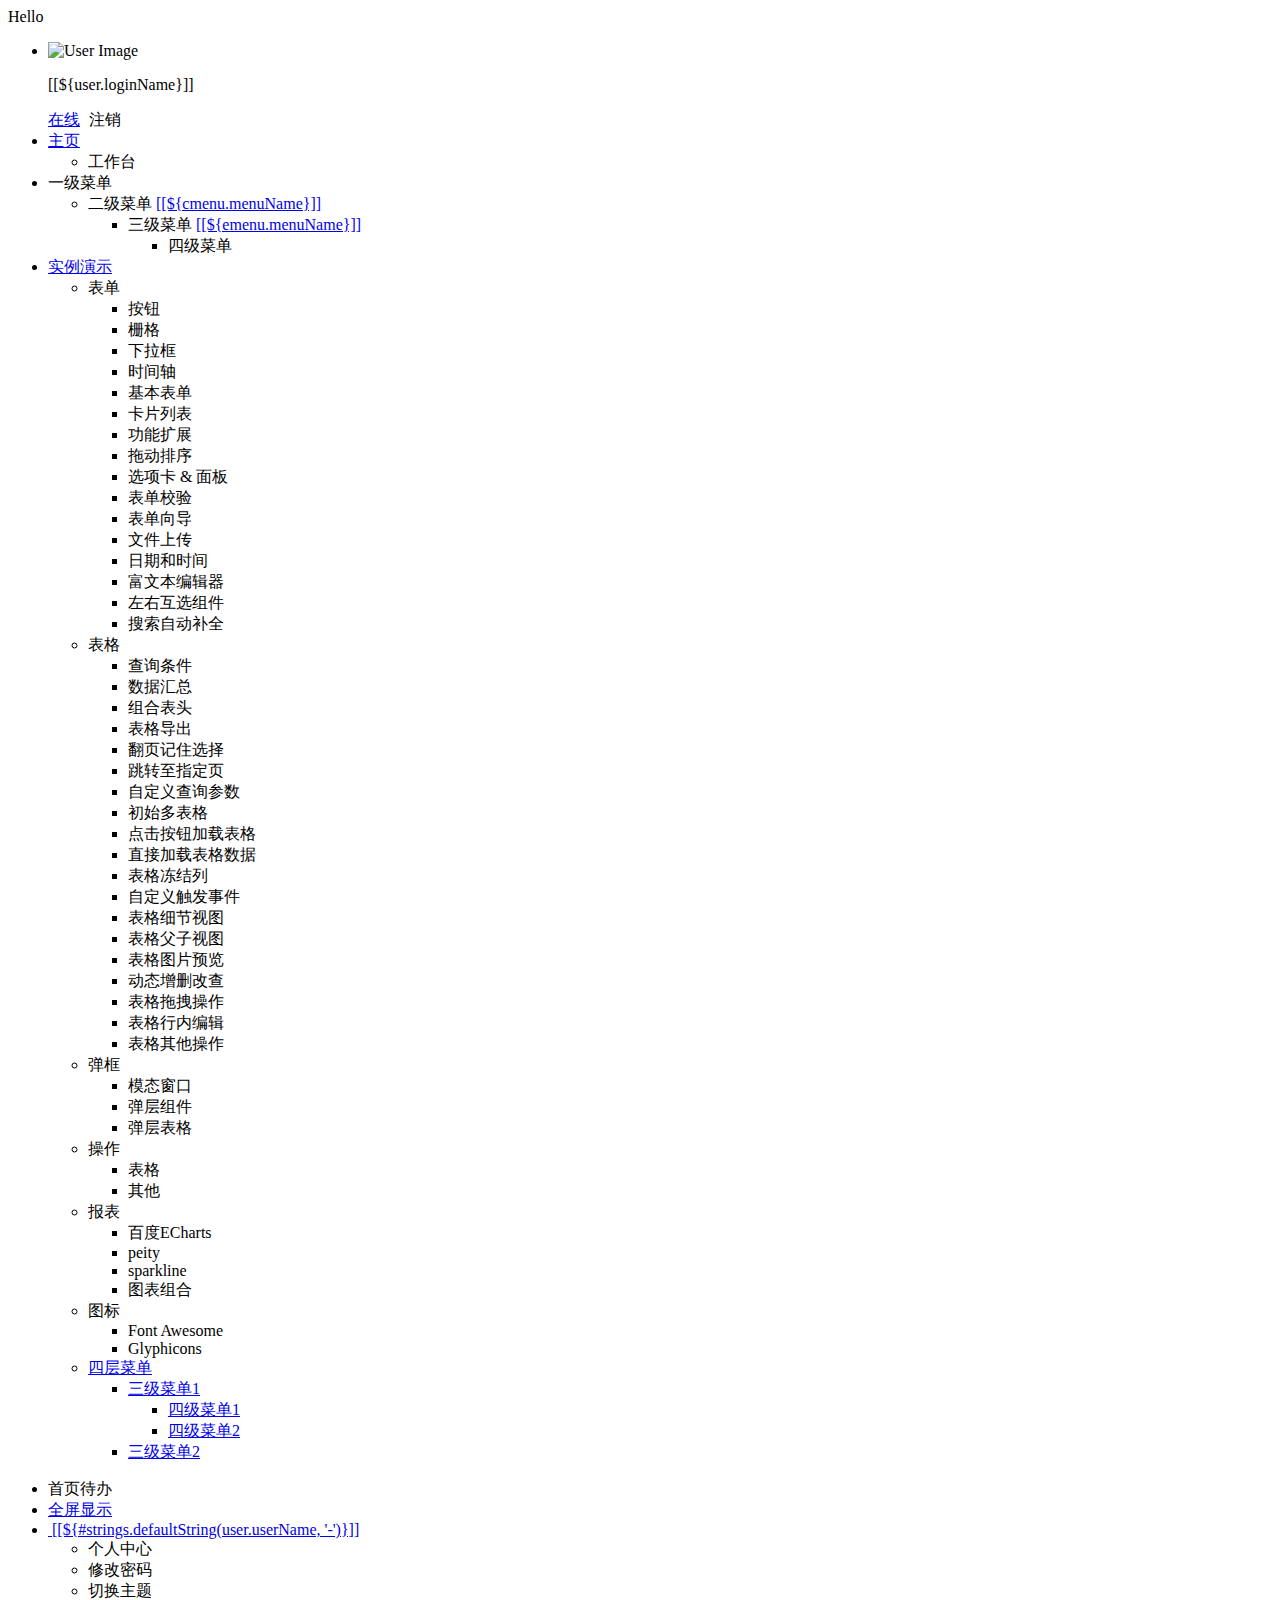
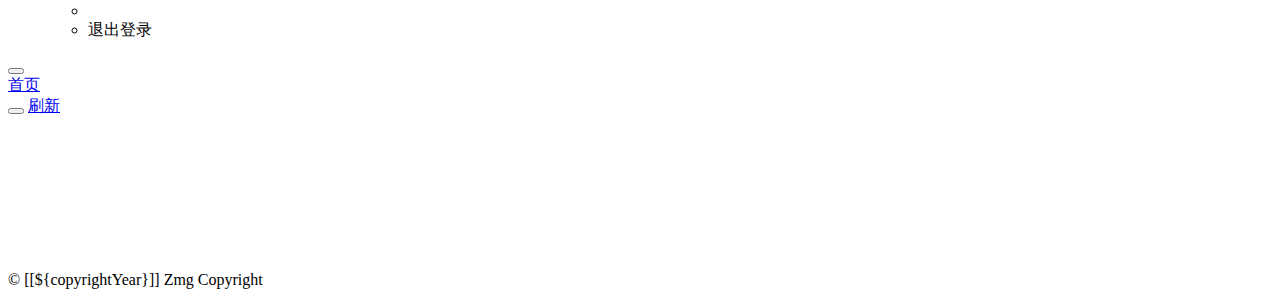
<file: ruoyi-admin/src/main/resources/templates/index.html>
<!DOCTYPE html>
<html  lang="zh" xmlns:th="http://www.thymeleaf.org">
<head>
    <meta charset="utf-8">
    <meta name="viewport" content="width=device-width, initial-scale=1.0">
    <meta name="renderer" content="webkit">
    <title>系统首页</title>
    <!-- 避免IE使用兼容模式 -->
 	<meta http-equiv="X-UA-Compatible" content="IE=edge">
    <link th:href="@{favicon.ico}" rel="stylesheet"/>
    <link th:href="@{/css/bootstrap.min.css}" rel="stylesheet"/>
    <link th:href="@{/css/jquery.contextMenu.min.css}" rel="stylesheet"/>
    <link th:href="@{/css/font-awesome.min.css}" rel="stylesheet"/>
    <link th:href="@{/css/animate.css}" rel="stylesheet"/>
    <link th:href="@{/css/style.css}" rel="stylesheet"/>
    <link th:href="@{/css/skins.css}" rel="stylesheet"/>
    <link th:href="@{/ruoyi/css/ry-ui.css?v=4.2.0}" rel="stylesheet"/>
</head>
<body class="fixed-sidebar full-height-layout gray-bg" style="overflow: hidden">
<div id="wrapper">

    <!--左侧导航开始-->
    <nav class="navbar-default navbar-static-side" role="navigation">
        <div class="nav-close">
            <i class="fa fa-times-circle"></i>
        </div>
        <a th:href="@{/index}">
            <li class="logo hidden-xs">
                <span class="logo-lg">Hello</span>
            </li>
         </a>
        <div class="sidebar-collapse">
            <ul class="nav" id="side-menu">
            	<li>
            		<div class="user-panel">
            			<a class="menuItem" title="个人中心" th:href="@{/system/user/profile}">
            				<div class="hide" th:text="个人中心"></div>
					        <div class="pull-left image">
		                    	<img th:src="(${user.avatar} == '') ? @{/img/profile.jpg} : @{${user.avatar}}" class="img-circle" alt="User Image">
					        </div>
				        </a>
				        <div class="pull-left info">
				          <p>[[${user.loginName}]]</p>
				          <a href="#"><i class="fa fa-circle text-success"></i> 在线</a>
				          <a th:href="@{logout}" style="padding-left:5px;"><i class="fa fa-sign-out text-danger"></i> 注销</a>
				        </div>
				    </div>
            	</li>
                <li>
                    <a href="#"><i class="fa fa-home"></i> <span class="nav-label">主页</span> <span class="fa arrow"></span></a>
                    <ul class="nav nav-second-level">
                        <!--<li><a class="menuItem" th:href="@{/system/main}">了解若依</a></li>-->
                        <li><a class="menuItem" >工作台</a></li>
                    </ul>
                </li>
                <li th:each="menu : ${menus}">
                	<a th:class="@{${menu.url != '' && menu.url != '#'} ? ${menu.target}}" th:href="@{${menu.url == ''} ? |#| : ${menu.url}}">
                		<i class="fa fa-bar-chart-o" th:class="${menu.icon}"></i>
                    	<span class="nav-label" th:text="${menu.menuName}">一级菜单</span>
                    	<span th:class="${menu.url == '' || menu.url == '#'} ? |fa arrow|"></span>
                	</a>
                    <ul class="nav nav-second-level collapse">
						<li th:each="cmenu : ${menu.children}">
							<a th:if="${#lists.isEmpty(cmenu.children)}" th:class="${cmenu.target == ''} ? |menuItem| : ${cmenu.target}" th:utext="${cmenu.menuName}" th:href="@{${cmenu.url}}">二级菜单</a>
							<a th:if="${not #lists.isEmpty(cmenu.children)}" href="#">[[${cmenu.menuName}]]<span class="fa arrow"></span></a>
							<ul th:if="${not #lists.isEmpty(cmenu.children)}" class="nav nav-third-level">
								<li th:each="emenu : ${cmenu.children}">
								    <a th:if="${#lists.isEmpty(emenu.children)}" th:class="${emenu.target == ''} ? |menuItem| : ${emenu.target}" th:text="${emenu.menuName}" th:href="@{${emenu.url}}">三级菜单</a>
								    <a th:if="${not #lists.isEmpty(emenu.children)}" href="#">[[${emenu.menuName}]]<span class="fa arrow"></span></a>
								    <ul th:if="${not #lists.isEmpty(emenu.children)}" class="nav nav-four-level">
								      	<li th:each="fmenu : ${emenu.children}"><a th:if="${#lists.isEmpty(fmenu.children)}" th:class="${fmenu.target == ''} ? |menuItem| : ${fmenu.target}" th:text="${fmenu.menuName}" th:href="@{${fmenu.url}}">四级菜单</a></li>
								    </ul>
								</li>
							</ul>
						</li>
					</ul>
                </li>
                <li th:if="${demoEnabled}">
                    <a href="#"><i class="fa fa-desktop"></i><span class="nav-label">实例演示</span><span class="fa arrow"></span></a>
                    <ul class="nav nav-second-level collapse">
                        <li> <a>表单<span class="fa arrow"></span></a>
                            <ul class="nav nav-third-level">
								<li><a class="menuItem" th:href="@{/demo/form/button}">按钮</a></li>
								<li><a class="menuItem" th:href="@{/demo/form/grid}">栅格</a></li>
								<li><a class="menuItem" th:href="@{/demo/form/select}">下拉框</a></li>
								<li><a class="menuItem" th:href="@{/demo/form/timeline}">时间轴</a></li>
								<li><a class="menuItem" th:href="@{/demo/form/basic}">基本表单</a></li>
								<li><a class="menuItem" th:href="@{/demo/form/cards}">卡片列表</a></li>
								<li><a class="menuItem" th:href="@{/demo/form/jasny}">功能扩展</a></li>
								<li><a class="menuItem" th:href="@{/demo/form/sortable}">拖动排序</a></li>
								<li><a class="menuItem" th:href="@{/demo/form/tabs_panels}">选项卡 & 面板</a></li>
								<li><a class="menuItem" th:href="@{/demo/form/validate}">表单校验</a></li>
								<li><a class="menuItem" th:href="@{/demo/form/wizard}">表单向导</a></li>
								<li><a class="menuItem" th:href="@{/demo/form/upload}">文件上传</a></li>
								<li><a class="menuItem" th:href="@{/demo/form/datetime}">日期和时间</a></li>
								<li><a class="menuItem" th:href="@{/demo/form/summernote}">富文本编辑器</a></li>
								<li><a class="menuItem" th:href="@{/demo/form/duallistbox}">左右互选组件</a></li>
								<li><a class="menuItem" th:href="@{/demo/form/autocomplete}">搜索自动补全</a></li>
							</ul>
                        </li>
                        <li> <a>表格<span class="fa arrow"></span></a>
                            <ul class="nav nav-third-level">
								<li><a class="menuItem" th:href="@{/demo/table/search}">查询条件</a></li>
								<li><a class="menuItem" th:href="@{/demo/table/footer}">数据汇总</a></li>
								<li><a class="menuItem" th:href="@{/demo/table/groupHeader}">组合表头</a></li>
								<li><a class="menuItem" th:href="@{/demo/table/export}">表格导出</a></li>
								<li><a class="menuItem" th:href="@{/demo/table/remember}">翻页记住选择</a></li>
								<li><a class="menuItem" th:href="@{/demo/table/pageGo}">跳转至指定页</a></li>
								<li><a class="menuItem" th:href="@{/demo/table/params}">自定义查询参数</a></li>
								<li><a class="menuItem" th:href="@{/demo/table/multi}">初始多表格</a></li>
								<li><a class="menuItem" th:href="@{/demo/table/button}">点击按钮加载表格</a></li>
								<li><a class="menuItem" th:href="@{/demo/table/data}">直接加载表格数据</a></li>
								<li><a class="menuItem" th:href="@{/demo/table/fixedColumns}">表格冻结列</a></li>
								<li><a class="menuItem" th:href="@{/demo/table/event}">自定义触发事件</a></li>
								<li><a class="menuItem" th:href="@{/demo/table/detail}">表格细节视图</a></li>
								<li><a class="menuItem" th:href="@{/demo/table/child}">表格父子视图</a></li>
								<li><a class="menuItem" th:href="@{/demo/table/image}">表格图片预览</a></li>
								<li><a class="menuItem" th:href="@{/demo/table/curd}">动态增删改查</a></li>
								<li><a class="menuItem" th:href="@{/demo/table/reorder}">表格拖拽操作</a></li>
								<li><a class="menuItem" th:href="@{/demo/table/editable}">表格行内编辑</a></li>
								<li><a class="menuItem" th:href="@{/demo/table/other}">表格其他操作</a></li>
							</ul>
                        </li>
                        <li> <a>弹框<span class="fa arrow"></span></a>
                            <ul class="nav nav-third-level">
								<li><a class="menuItem" th:href="@{/demo/modal/dialog}">模态窗口</a></li>
								<li><a class="menuItem" th:href="@{/demo/modal/layer}">弹层组件</a></li>
								<li><a class="menuItem" th:href="@{/demo/modal/table}">弹层表格</a></li>
							</ul>
                        </li>
                        <li> <a>操作<span class="fa arrow"></span></a>
                            <ul class="nav nav-third-level">
								<li><a class="menuItem" th:href="@{/demo/operate/table}">表格</a></li>
								<li><a class="menuItem" th:href="@{/demo/operate/other}">其他</a></li>
							</ul>
                        </li>
                        <li> <a>报表<span class="fa arrow"></span></a>
                            <ul class="nav nav-third-level">
								<li><a class="menuItem" th:href="@{/demo/report/echarts}">百度ECharts</a></li>
								<li><a class="menuItem" th:href="@{/demo/report/peity}">peity</a></li>
								<li><a class="menuItem" th:href="@{/demo/report/sparkline}">sparkline</a></li>
								<li><a class="menuItem" th:href="@{/demo/report/metrics}">图表组合</a></li>
							</ul>
                        </li>
                        <li> <a>图标<span class="fa arrow"></span></a>
                            <ul class="nav nav-third-level">
								<li><a class="menuItem" th:href="@{/demo/icon/fontawesome}">Font Awesome</a></li>
								<li><a class="menuItem" th:href="@{/demo/icon/glyphicons}">Glyphicons</a></li>
							</ul>
                        </li>
                        <li>
	                        <a href="#"><i class="fa fa-sitemap"></i>四层菜单<span class="fa arrow"></span></a>
	                        <ul class="nav nav-second-level collapse">
	                            <li>
	                                <a href="#" id="damian">三级菜单1<span class="fa arrow"></span></a>
	                                <ul class="nav nav-third-level">
	                                    <li>
	                                        <a href="#">四级菜单1</a>
	                                    </li>
	                                    <li>
	                                        <a href="#">四级菜单2</a>
	                                    </li>
	                                </ul>
	                            </li>
	                            <li><a href="#">三级菜单2</a></li>
	                        </ul>
	                    </li>
                    </ul>
                </li>
            </ul>
        </div>
    </nav>
    <!--左侧导航结束-->

    <!--右侧部分开始-->
    <div id="page-wrapper" class="gray-bg dashbard-1">
        <div class="row border-bottom">
            <nav class="navbar navbar-static-top" role="navigation" style="margin-bottom: 0">
                <div class="navbar-header">
                    <a class="navbar-minimalize minimalize-styl-2" style="color:#FFF;" href="#" title="收起菜单">
                    	<i class="fa fa-bars"></i>
                    </a>
                </div>
                <ul class="nav navbar-top-links navbar-right welcome-message">
                    <!--<li><a title="视频教程" href="http://doc.ruoyi.vip/ruoyi/document/spjc.html" target="_blank"><i class="fa fa-video-camera"></i> 视频教程</a></li>
                    <li><a title="开发文档" href="http://doc.ruoyi.vip" target="_blank"><i class="fa fa-question-circle"></i> 开发文档</a></li>-->
									<li><a class="menuItem" title="我的待办" th:href="@{/todoitem/todoListView}" id="todoList"><i class="fa fa-tasks"></i> 首页待办</a></li>
	                <li><a title="全屏显示" href="javascript:void(0)" id="fullScreen"><i class="fa fa-arrows-alt"></i> 全屏显示</a></li>
                    <li class="dropdown user-menu">
						<a href="javascript:void(0)" class="dropdown-toggle" data-hover="dropdown">
							<img th:src="(${user.avatar} == '') ? @{/img/profile.jpg} : @{${user.avatar}}" class="user-image">
							<span class="hidden-xs">[[${#strings.defaultString(user.userName, '-')}]]</span>
						</a>
						<ul class="dropdown-menu">
							<li class="mt5">
								<a th:href="@{/system/user/profile}" class="menuItem">
								<i class="fa fa-user"></i> 个人中心</a>
							</li>
							<li>
								<a onclick="resetPwd()">
								<i class="fa fa-key"></i> 修改密码</a>
							</li>
							<li>
								<a onclick="switchSkin()">
								<i class="fa fa-dashboard"></i> 切换主题</a>
							</li>
							<li class="divider"></li>
							<li>
								<a th:href="@{logout}">
								<i class="fa fa-sign-out"></i> 退出登录</a>
							</li>
						</ul>
					</li>
                </ul>
            </nav>
        </div>
        <div class="row content-tabs">
            <button class="roll-nav roll-left tabLeft">
                <i class="fa fa-backward"></i>
            </button>
            <nav class="page-tabs menuTabs">
                <div class="page-tabs-content">
                    <a href="javascript:;" class="active menuTab" data-id="/system/main">首页</a>
                </div>
            </nav>
            <button class="roll-nav roll-right tabRight">
                <i class="fa fa-forward"></i>
            </button>
            <a href="javascript:void(0);" class="roll-nav roll-right tabReload"><i class="fa fa-refresh"></i> 刷新</a>
        </div>

        <a id="ax_close_max" class="ax_close_max" href="#" title="关闭全屏"> <i class="fa fa-times-circle-o"></i> </a>

        <div class="row mainContent" id="content-main">
            <iframe class="RuoYi_iframe" name="iframe0" width="100%" height="100%" data-id="/system/main"
                    th:src="@{/system/main}" frameborder="0" seamless></iframe>
        </div>
        <div class="footer">
            <div class="pull-right">© [[${copyrightYear}]] Zmg Copyright </div>
        </div>
    </div>
    <!--右侧部分结束-->
</div>
<!-- 全局js -->
<script th:src="@{/js/jquery.min.js}"></script>
<script th:src="@{/js/bootstrap.min.js}"></script>
<script th:src="@{/js/plugins/metisMenu/jquery.metisMenu.js}"></script>
<script th:src="@{/js/plugins/slimscroll/jquery.slimscroll.min.js}"></script>
<script th:src="@{/js/jquery.contextMenu.min.js}"></script>
<script th:src="@{/ajax/libs/blockUI/jquery.blockUI.js}"></script>
<script th:src="@{/ajax/libs/layer/layer.min.js}"></script>
<script th:src="@{/ruoyi/js/ry-ui.js?v=4.2.0}"></script>
<script th:src="@{/ruoyi/js/common.js?v=4.2.0}"></script>
<script th:src="@{/ruoyi/index.js}"></script>
<script th:src="@{/ajax/libs/fullscreen/jquery.fullscreen.js}"></script>
<script th:inline="javascript">
var ctx = [[@{/}]];
// 皮肤缓存
var skin = storage.get("skin");
// history（表示去掉地址的#）否则地址以"#"形式展示
var mode = "history";
// 历史访问路径缓存
var historyPath = storage.get("historyPath");

// 本地主题优先，未设置取系统配置
if($.common.isNotEmpty(skin)){
	$("body").addClass(skin.split('|')[0]);
	$("body").addClass(skin.split('|')[1]);
} else {
	$("body").addClass([[${sideTheme}]]);
	$("body").addClass([[${skinName}]]);
}

/* 用户管理-重置密码 */
function resetPwd() {
    var url = ctx + 'system/user/profile/resetPwd';
    $.modal.open("重置密码", url, '770', '380');
}
/* 切换主题 */
function switchSkin() {
    layer.open({
		type : 2,
		shadeClose : true,
		title : "切换主题",
		area : ["530px", "386px"],
		content : [ctx + "system/switchSkin", 'no']
	})
}

/** 刷新时访问路径页签 */
function applyPath(url) {
	$('a[href$="' + decodeURI(url) + '"]').click();
    $('a[href$="' + url + '"]').parent("li").addClass("selected").parents("li :not(.user-panel)").addClass("active").end().parents("ul").addClass("in");
}

$(function() {
	if($.common.equals("history", mode) && window.performance.navigation.type == 1) {
		var url = storage.get('publicPath');
	    if ($.common.isNotEmpty(url)) {
	    	applyPath(url);
	    }
	} else {
		var hash = location.hash;
	    if ($.common.isNotEmpty(hash)) {
	        var url = hash.substring(1, hash.length);
	        applyPath(url);
	    }
	}
});
</script>
</body>
</html>
</file>
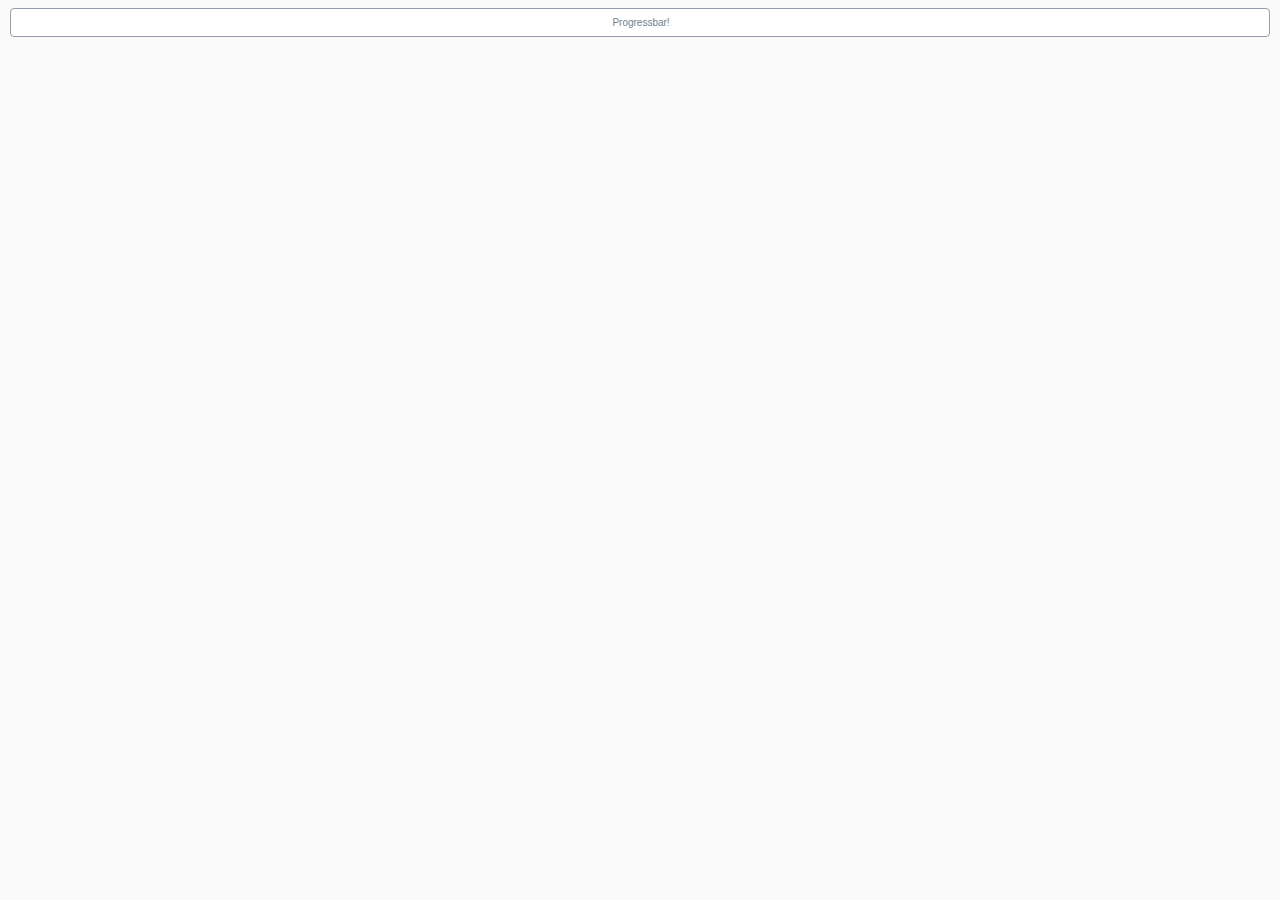
<file: ruoyi-activiti/src/main/resources/static/modeler/diagram-viewer/index.html>
﻿<html>
<head>
  <meta http-equiv="Content-Type" content="text/html; charset=utf-8">
  
  <link rel="stylesheet" href="style.css" type="text/css" media="screen">
  <script src="js/jstools.js" type="text/javascript" charset="utf-8"></script>
  <script src="js/raphael.js" type="text/javascript" charset="utf-8"></script>
  
  <script src="js/jquery/jquery.js" type="text/javascript" charset="utf-8"></script>
  <script src="js/jquery/jquery.progressbar.js" type="text/javascript" charset="utf-8"></script>
  <script src="js/jquery/jquery.asyncqueue.js" type="text/javascript" charset="utf-8"></script>
  
  <script src="js/Color.js" type="text/javascript" charset="utf-8"></script>
  <script src="js/Polyline.js" type="text/javascript" charset="utf-8"></script>
  <script src="js/ActivityImpl.js" type="text/javascript" charset="utf-8"></script>
  <script src="js/ActivitiRest.js" type="text/javascript" charset="utf-8"></script>
  <script src="js/LineBreakMeasurer.js" type="text/javascript" charset="utf-8"></script>
  <script src="js/ProcessDiagramGenerator.js" type="text/javascript" charset="utf-8"></script>
  <script src="js/ProcessDiagramCanvas.js" type="text/javascript" charset="utf-8"></script>
  
  <style type="text/css" media="screen">
    
  </style>
</head>
<body>
<div class="wrapper">
  <div id="pb1"></div>
  <div id="overlayBox" >
    <div id="diagramBreadCrumbs" class="diagramBreadCrumbs" onmousedown="return false" onselectstart="return false"></div>
    <div id="diagramHolder" class="diagramHolder"></div>
    <div class="diagram-info" id="diagramInfo"></div>
  </div>
</div>
<script language='javascript'>
var DiagramGenerator = {};
var pb1;
$(document).ready(function(){
  var query_string = {};
  var query = window.location.search.substring(1);
  var vars = query.split("&");
  for (var i=0;i<vars.length;i++) {
    var pair = vars[i].split("=");
    query_string[pair[0]] = pair[1];
  } 
  
  var processDefinitionId = query_string["processDefinitionId"];
  var processInstanceId = query_string["processInstanceId"];
  
  console.log("Initialize progress bar");
  
  pb1 = new $.ProgressBar({
    boundingBox: '#pb1',
    label: 'Progressbar!',
    on: {
      complete: function() {
        console.log("Progress Bar COMPLETE");
        this.set('label', 'complete!');
        if (processInstanceId) {
          ProcessDiagramGenerator.drawHighLights(processInstanceId);
        }
      },
      valueChange: function(e) {
        this.set('label', e.newVal + '%');
      }
    },
    value: 0
  });
  console.log("Progress bar inited");
  
  ProcessDiagramGenerator.options = {
    diagramBreadCrumbsId: "diagramBreadCrumbs",
    diagramHolderId: "diagramHolder",
    diagramInfoId: "diagramInfo",
    on: {
      click: function(canvas, element, contextObject){
        var mouseEvent = this;
        console.log("[CLICK] mouseEvent: %o, canvas: %o, clicked element: %o, contextObject: %o", mouseEvent, canvas, element, contextObject);

        if (contextObject.getProperty("type") == "callActivity") {
          var processDefinitonKey = contextObject.getProperty("processDefinitonKey");
          var processDefinitons = contextObject.getProperty("processDefinitons");
          var processDefiniton = processDefinitons[0];
          console.log("Load callActivity '" + processDefiniton.processDefinitionKey + "', contextObject: ", contextObject);

          // Load processDefinition
        ProcessDiagramGenerator.drawDiagram(processDefiniton.processDefinitionId);
        }
      },
      rightClick: function(canvas, element, contextObject){
        var mouseEvent = this;
        console.log("[RIGHTCLICK] mouseEvent: %o, canvas: %o, clicked element: %o, contextObject: %o", mouseEvent, canvas, element, contextObject);
      },
      over: function(canvas, element, contextObject){
        var mouseEvent = this;
        //console.log("[OVER] mouseEvent: %o, canvas: %o, clicked element: %o, contextObject: %o", mouseEvent, canvas, element, contextObject);

        // TODO: show tooltip-window with contextObject info
        ProcessDiagramGenerator.showActivityInfo(contextObject);
      },
      out: function(canvas, element, contextObject){
        var mouseEvent = this;
        //console.log("[OUT] mouseEvent: %o, canvas: %o, clicked element: %o, contextObject: %o", mouseEvent, canvas, element, contextObject);

        ProcessDiagramGenerator.hideInfo();
      }
    }
  };
  
  var baseUrl = window.document.location.protocol + "//" + window.document.location.host + "/";
  var shortenedUrl = window.document.location.href.replace(baseUrl, "");
  baseUrl = baseUrl + shortenedUrl.substring(0, shortenedUrl.indexOf("/"));
  
  ActivitiRest.options = {
    processInstanceHighLightsUrl: baseUrl + "/service/process-instance/{processInstanceId}/highlights?callback=?",
    processDefinitionUrl: baseUrl + "/service/process-definition/{processDefinitionId}/diagram-layout?callback=?",
    processDefinitionByKeyUrl: baseUrl + "/service/process-definition/{processDefinitionKey}/diagram-layout?callback=?"
  };
  
  if (processDefinitionId) {
    ProcessDiagramGenerator.drawDiagram(processDefinitionId);
    
  } else {
    alert("processDefinitionId parameter is required");
  }
});


</script>
</body>
</html>
</file>
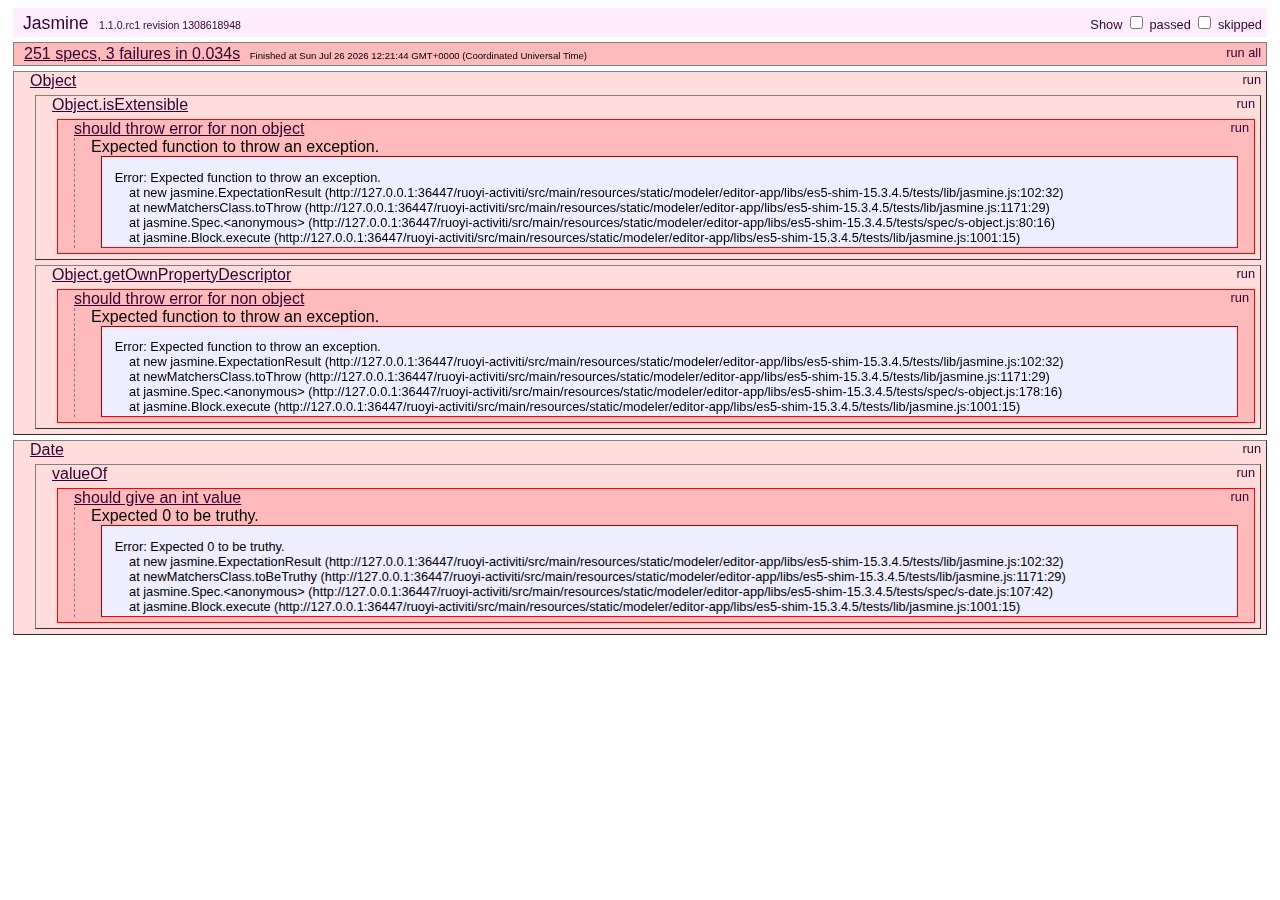
<file: ruoyi-activiti/src/main/resources/static/modeler/editor-app/libs/es5-shim-15.3.4.5/tests/index.html>
<!DOCTYPE HTML>
<html>
<head>
	<title>Jasmine Spec Runner</title>

	<link rel="shortcut icon" type="image/png" href="lib/jasmine_favicon.png">

	<link rel="stylesheet" type="text/css" href="lib/jasmine.css">
	<script type="text/javascript" src="lib/jasmine.js"></script>
	<script type="text/javascript" src="lib/jasmine-html.js"></script>
	<script type="text/javascript" src="lib/json2.js"></script>

	<!-- include helper files here... -->
	<script src="helpers/h.js"></script>
	<script src="helpers/h-kill.js"></script>
	<script src="helpers/h-matchers.js"></script>

	<!-- include source files here... -->
	<script src="../es5-shim.js"></script>
    <script src="../es5-sham.js"></script>

	<!-- include spec files here... -->
	<script src="spec/s-array.js"></script>
	<script src="spec/s-function.js"></script>
	<script src="spec/s-string.js"></script>
	<script src="spec/s-object.js"></script>
	<script src="spec/s-number.js"></script>
	<script src="spec/s-date.js"></script>


	<script type="text/javascript">
		(function() {
			var jasmineEnv = jasmine.getEnv();
			jasmineEnv.updateInterval = 1000;

			var trivialReporter = new jasmine.TrivialReporter();

			jasmineEnv.addReporter(trivialReporter);

			jasmineEnv.specFilter = function(spec) {
				return trivialReporter.specFilter(spec);
			};

			var currentWindowOnload = window.onload;

			window.onload = function() {
				if (currentWindowOnload) {
					currentWindowOnload();
				}
				execJasmine();
			};

			function execJasmine() {
				jasmineEnv.execute();
			}

		})();
	</script>

</head>

<body>
</body>
</html>
</file>
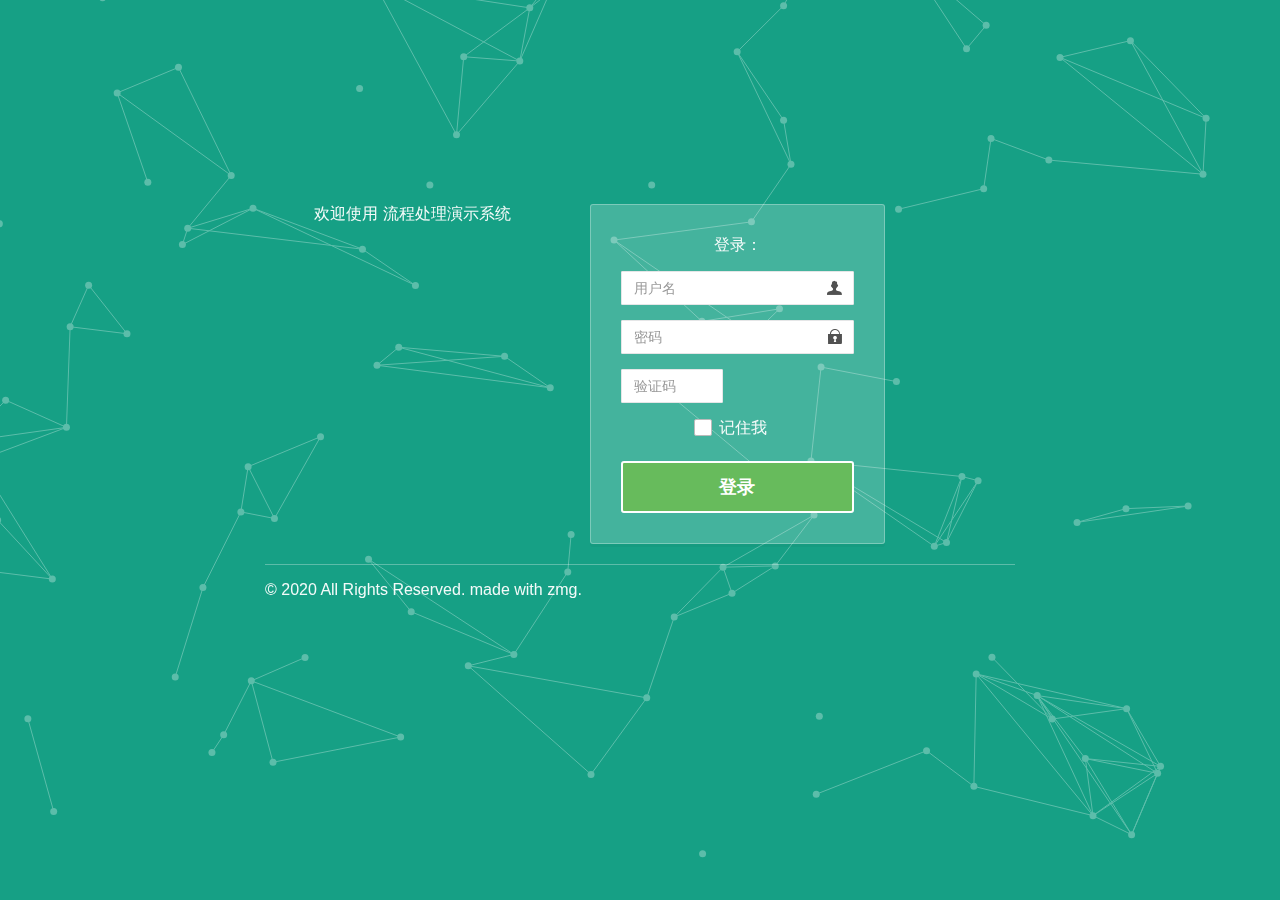
<file: ruoyi-admin/src/main/resources/templates/login.html>
<!DOCTYPE html>
<html  lang="zh" xmlns:th="http://www.thymeleaf.org">
<head>
    <meta charset="utf-8">
    <meta name="viewport" content="width=device-width, initial-scale=1.0, maximum-scale=1.0">

    <title>系统演示</title>
    <meta name="description" content="后台管理框架,工作流">
    <link href="../static/css/bootstrap.min.css" th:href="@{/css/bootstrap.min.css}" rel="stylesheet"/>
    <link href="../static/css/font-awesome.min.css" th:href="@{/css/font-awesome.min.css}" rel="stylesheet"/>
    <link href="../static/css/style.css" th:href="@{/css/style.css}" rel="stylesheet"/>
    <link href="../static/css/login.min.css" th:href="@{/css/login.min.css}" rel="stylesheet"/>
    <link href="../static/ruoyi/css/ry-ui.css" th:href="@{/ruoyi/css/ry-ui.css?v=4.0.0}" rel="stylesheet"/>
    <link href="../static/ruoyi/css/ry-ui.css" th:href="@{/ruoyi/css/ry-ui.css?v=4.0.0}" rel="stylesheet"/>
    <link href="../static/ajax/libs/particleground/css/style.css" th:href="@{/ajax/libs/particleground/css/style.css?v=4.0.0}" rel="stylesheet"/>
    <!--[if lt IE 9]>
    <meta http-equiv="refresh" content="0;ie.html" />
    <![endif]-->
    <link rel="shortcut icon" href="../static/favicon.ico" th:href="@{favicon.ico}"/>
    <style type="text/css">
        label.error { position:inherit;  }
        body { font-size: 16px; }
    </style>
    <script>
        if(window.top!==window.self){window.top.location=window.location};
    </script>

</head>

<body class="signin">
<div id="particles" style="position:absolute;">
    <div id="intro">
    <div class="signinpanel">
        <div class="row">
            <div class="col-sm-5">
                <div class="signin-info">
                    <h4>欢迎使用 <strong>流程处理演示系统 </strong></h4>
                </div>
            </div>
            <div class="col-sm-5">
                <form id="signupForm">
                    <h4 class="no-margins">登录：</h4>

                    <input type="text"     name="username" class="form-control uname"     placeholder="用户名" />
                    <input type="password" name="password" class="form-control pword"     placeholder="密码" />
					<div class="row m-t" th:if="${captchaEnabled==true}">
						<div class="col-xs-6">
						    <input type="text" name="validateCode" class="form-control code" placeholder="验证码" maxlength="5" autocomplete="off">
						</div>
						<div class="col-xs-6">
							<a href="javascript:void(0);" title="点击更换验证码">
								<img th:src="@{captcha/captchaImage(type=${captchaType})}" class="imgcode" width="85%"/>
							</a>
						</div>
					</div>
                    <div class="checkbox-custom" th:classappend="${captchaEnabled==false} ? 'm-t'">
				        <input type="checkbox" id="rememberme" name="rememberme"> <label for="rememberme">记住我</label>
				    </div>
                    <button class="btn btn-success btn-block" id="btnSubmit" data-loading="正在验证登录，请稍后..." style="background-color: #67bb5c">登录</button>
                </form>
            </div>
        </div>
        <div class="signup-footer">
            <div class="pull-left">
                &copy; 2020 All Rights Reserved. made with zmg.<br>
            </div>
        </div>
    </div>

    </div>
</div>
<script th:inline="javascript"> var ctx = [[@{/}]]; var captchaType = [[${captchaType}]]; </script>
<!-- 全局js -->
<script src="../static/js/jquery.min.js" th:src="@{/js/jquery.min.js}"></script>
<script src="../static/js/bootstrap.min.js" th:src="@{/js/bootstrap.min.js}"></script>

<!-- 验证插件 -->
<script src='../static/ajax/libs/particleground/js/jquery.particleground.js' th:src="@{/ajax/libs/particleground/js/jquery.particleground.js}"></script>
<script src="../static/ajax/libs/validate/jquery.validate.min.js" th:src="@{/ajax/libs/validate/jquery.validate.min.js}"></script>
<script src="../static/ajax/libs/validate/messages_zh.min.js" th:src="@{/ajax/libs/validate/messages_zh.min.js}"></script>
<script src="../static/ajax/libs/layer/layer.min.js" th:src="@{/ajax/libs/layer/layer.min.js}"></script>
<script src="../static/ajax/libs/blockUI/jquery.blockUI.js" th:src="@{/ajax/libs/blockUI/jquery.blockUI.js}"></script>
<script src="../static/ruoyi/js/ry-ui.js" th:src="@{/ruoyi/js/ry-ui.js?v=4.0.0}"></script>
<script src="../static/ruoyi/login.js" th:src="@{/ruoyi/login.js}"></script>
</body>
</html>
</file>
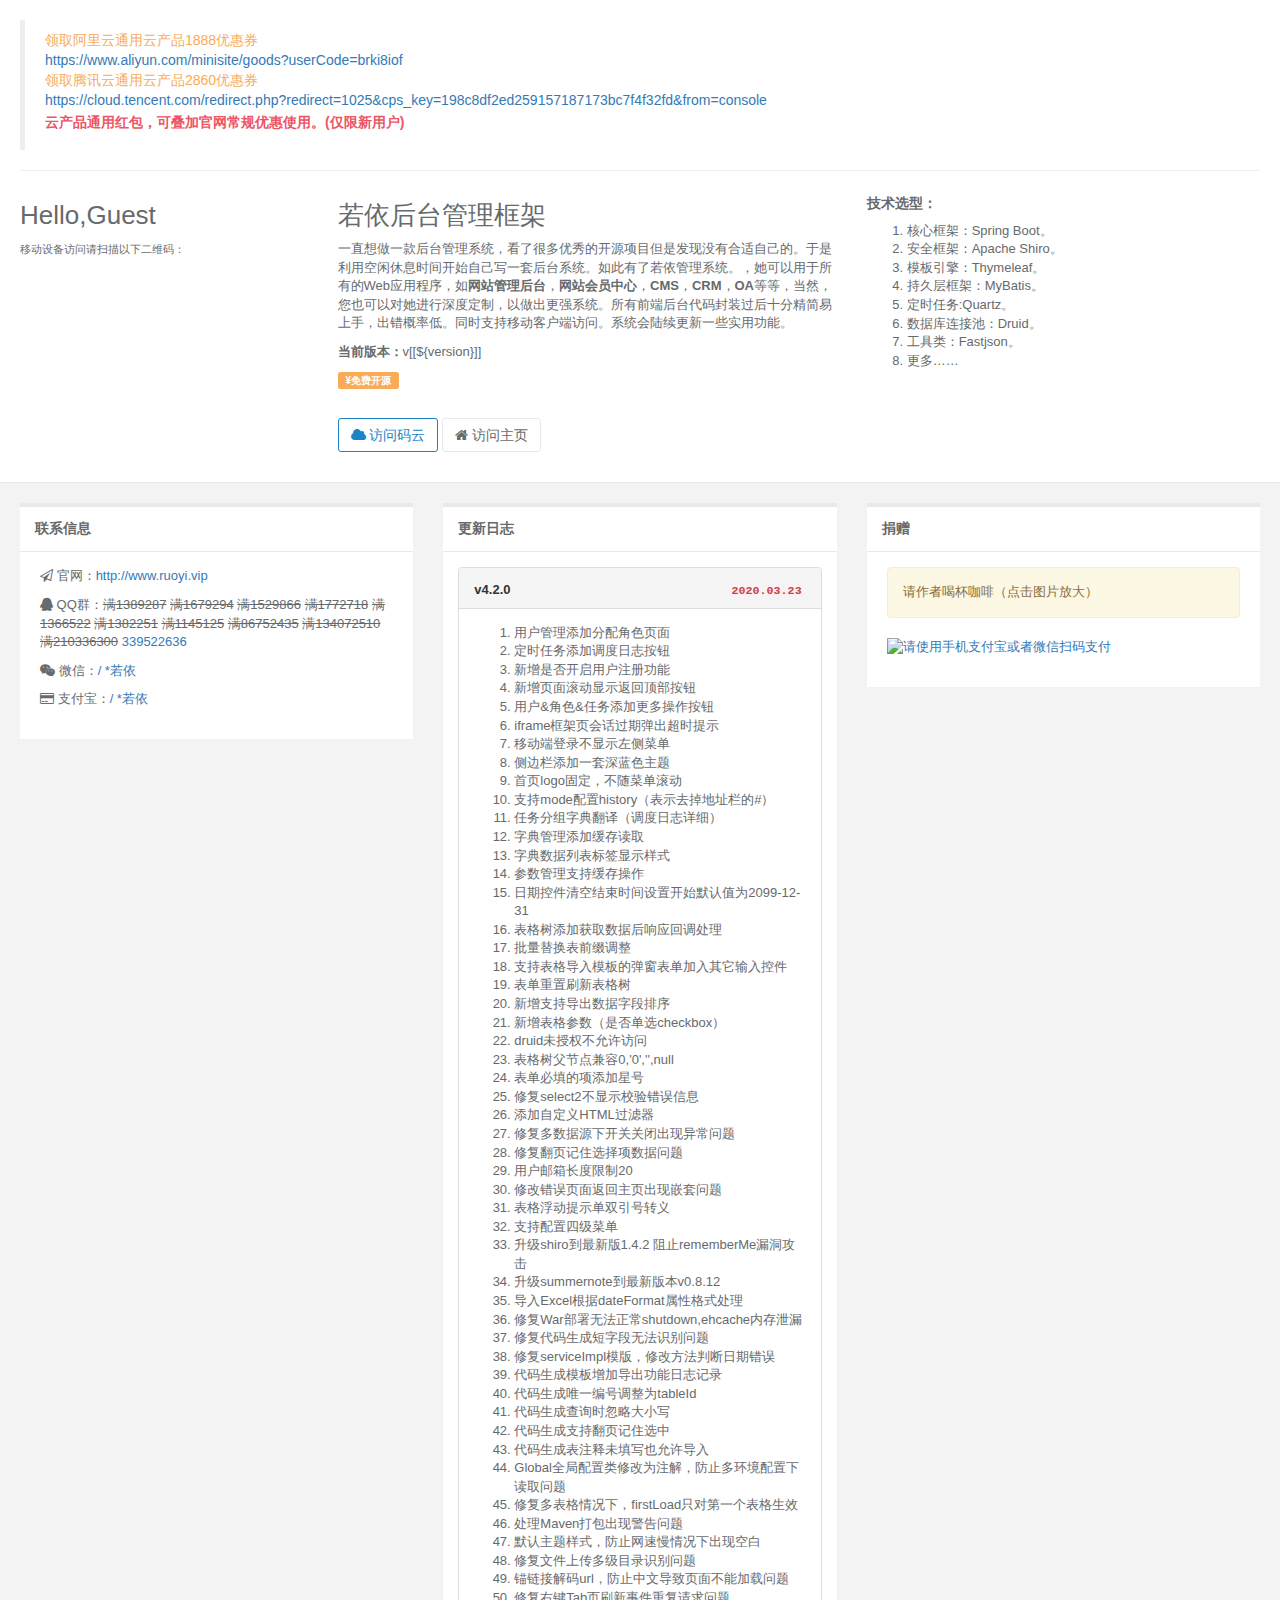
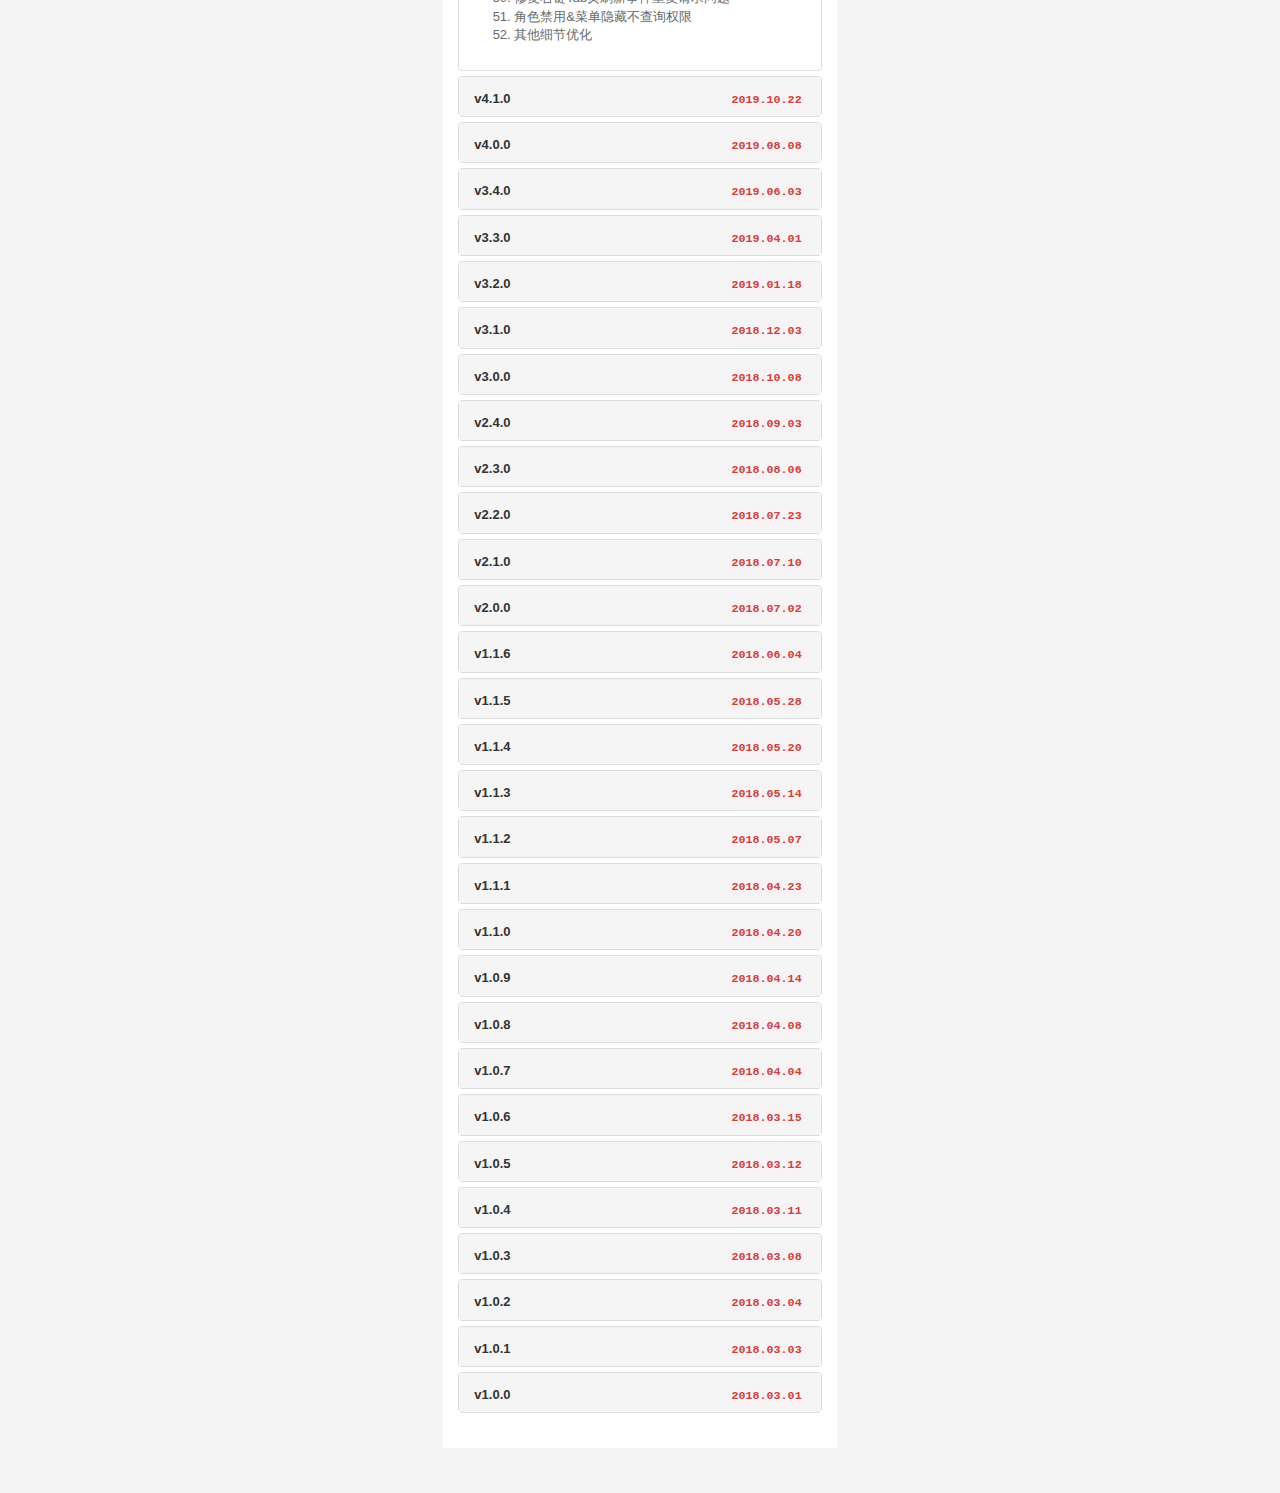
<file: ruoyi-admin/src/main/resources/templates/main.html>
<!DOCTYPE html>
<html  lang="zh" xmlns:th="http://www.thymeleaf.org">
<head>
    <meta charset="utf-8">
    <meta name="viewport" content="width=device-width, initial-scale=1.0">
    <!--360浏览器优先以webkit内核解析-->
    <title>若依介绍</title>
    <link rel="shortcut icon" href="favicon.ico">
    <link href="../static/css/bootstrap.min.css" th:href="@{/css/bootstrap.min.css}" rel="stylesheet"/>
    <link href="../static/css/font-awesome.min.css" th:href="@{/css/font-awesome.min.css}" rel="stylesheet"/>
    <link href="../static/css/main/animate.min.css" th:href="@{/css/main/animate.min.css}" rel="stylesheet"/>
    <link href="../static/css/main/style.min862f.css" th:href="@{/css/main/style.min862f.css}" rel="stylesheet"/>
</head>

<body class="gray-bg">
    <div class="row  border-bottom white-bg dashboard-header">
        <div class="col-sm-12">
            <blockquote class="text-warning" style="font-size:14px">
                                           领取阿里云通用云产品1888优惠券
                <br><a target="_blank" href="https://www.aliyun.com/minisite/goods?userCode=brki8iof">https://www.aliyun.com/minisite/goods?userCode=brki8iof</a><br>
                                           领取腾讯云通用云产品2860优惠券
                <br><a target="_blank" href="https://cloud.tencent.com/redirect.php?redirect=1025&cps_key=198c8df2ed259157187173bc7f4f32fd&from=console">https://cloud.tencent.com/redirect.php?redirect=1025&cps_key=198c8df2ed259157187173bc7f4f32fd&from=console</a><br>
                <h4 class="text-danger">云产品通用红包，可叠加官网常规优惠使用。(仅限新用户)</h4>
            </blockquote>

            <hr>
        </div>
        <div class="col-sm-3">
            <h2>Hello,Guest</h2>
            <small>移动设备访问请扫描以下二维码：</small>
            <br>
            <br>
            <img th:src="@{/img/qr_code.png}" width="100%" style="max-width:264px;">
            <br>
        </div>
        <div class="col-sm-5">
            <h2>若依后台管理框架</h2>
            <p>一直想做一款后台管理系统，看了很多优秀的开源项目但是发现没有合适自己的。于是利用空闲休息时间开始自己写一套后台系统。如此有了若依管理系统。，她可以用于所有的Web应用程序，如<b>网站管理后台</b>，<b>网站会员中心</b>，<b>CMS</b>，<b>CRM</b>，<b>OA</b>等等，当然，您也可以对她进行深度定制，以做出更强系统。所有前端后台代码封装过后十分精简易上手，出错概率低。同时支持移动客户端访问。系统会陆续更新一些实用功能。</p>
            <p>
                <b>当前版本：</b><span>v[[${version}]]</span>
            </p>
            <p>
                <span class="label label-warning">&yen;免费开源</span>
            </p>
            <br>
            <p>
                <a class="btn btn-success btn-outline" href="https://gitee.com/y_project/RuoYi" target="_blank">
                    <i class="fa fa-cloud"> </i> 访问码云
                </a>
                <a class="btn btn-white btn-bitbucket" href="http://ruoyi.vip" target="_blank">
                    <i class="fa fa-home"></i> 访问主页
                </a>
            </p>
        </div>
        <div class="col-sm-4">
            <h4>技术选型：</h4>
            <ol>
                <li>核心框架：Spring Boot。</li>
                <li>安全框架：Apache Shiro。</li>
                <li>模板引擎：Thymeleaf。</li>
                <li>持久层框架：MyBatis。</li>
				<li>定时任务:Quartz。</li>
                <li>数据库连接池：Druid。</li>
                <li>工具类：Fastjson。</li>
                <li>更多……</li>
            </ol>
        </div>

    </div>
    <div class="wrapper wrapper-content">
        <div class="row">
            <div class="col-sm-4">

                <div class="ibox float-e-margins">
                    <div class="ibox-title">
                        <h5>联系信息</h5>

                    </div>
                    <div class="ibox-content">
                        <p><i class="fa fa-send-o"></i> 官网：<a href="http://www.ruoyi.vip" target="_blank">http://www.ruoyi.vip</a>
                        </p>
                        <p><i class="fa fa-qq"></i> QQ群：<s>满1389287</s> <s>满1679294</s> <s>满1529866</s> <s>满1772718</s> <s>满1366522</s> <s>满1382251</s> <s>满1145125</s> <s>满86752435</s> <s>满134072510</s> <s>满210336300</s> <a href="https://jq.qq.com/?_wv=1027&k=5omzbKc" target="_blank">339522636</a> 
                        </p>
                        <p><i class="fa fa-weixin"></i> 微信：<a href="javascript:;">/ *若依</a>
                        </p>
                        <p><i class="fa fa-credit-card"></i> 支付宝：<a href="javascript:;" class="支付宝信息">/ *若依</a>
                        </p>
                    </div>
                </div>
            </div>
            <div class="col-sm-4">
                <div class="ibox float-e-margins">
                    <div class="ibox-title">
                        <h5>更新日志</h5>
                    </div>
                    <div class="ibox-content no-padding">
                        <div class="panel-body">
                            <div class="panel-group" id="version">
                            <div class="panel panel-default">
								<div class="panel-heading">
								   <h5 class="panel-title">
									   <a data-toggle="collapse" data-parent="#version" href="#v42">v4.2.0</a><code class="pull-right">2020.03.23</code>
								   </h5>
								</div>
								<div id="v42" class="panel-collapse collapse in">
									<div class="panel-body">
									   <ol>
									        <li>用户管理添加分配角色页面</li>
									        <li>定时任务添加调度日志按钮</li>
									        <li>新增是否开启用户注册功能</li>
											<li>新增页面滚动显示返回顶部按钮</li>
											<li>用户&角色&任务添加更多操作按钮</li>
											<li>iframe框架页会话过期弹出超时提示</li>
											<li>移动端登录不显示左侧菜单</li>
											<li>侧边栏添加一套深蓝色主题</li>
											<li>首页logo固定，不随菜单滚动</li>
											<li>支持mode配置history（表示去掉地址栏的#）</li>
											<li>任务分组字典翻译（调度日志详细）</li>
											<li>字典管理添加缓存读取</li>
											<li>字典数据列表标签显示样式</li>
											<li>参数管理支持缓存操作</li>
											<li>日期控件清空结束时间设置开始默认值为2099-12-31</li>
											<li>表格树添加获取数据后响应回调处理</li>
											<li>批量替换表前缀调整</li>
											<li>支持表格导入模板的弹窗表单加入其它输入控件</li>
											<li>表单重置刷新表格树</li>
											<li>新增支持导出数据字段排序</li>
											<li>新增表格参数（是否单选checkbox）</li>
											<li>druid未授权不允许访问</li>
											<li>表格树父节点兼容0,'0','',null</li>
											<li>表单必填的项添加星号</li>
											<li>修复select2不显示校验错误信息</li>
											<li>添加自定义HTML过滤器</li>
											<li>修复多数据源下开关关闭出现异常问题</li>
											<li>修复翻页记住选择项数据问题</li>
											<li>用户邮箱长度限制20</li>
											<li>修改错误页面返回主页出现嵌套问题</li>
											<li>表格浮动提示单双引号转义</li>
											<li>支持配置四级菜单</li>
											<li>升级shiro到最新版1.4.2 阻止rememberMe漏洞攻击</li>
											<li>升级summernote到最新版本v0.8.12</li>
											<li>导入Excel根据dateFormat属性格式处理</li>
											<li>修复War部署无法正常shutdown,ehcache内存泄漏</li>
											<li>修复代码生成短字段无法识别问题</li>
											<li>修复serviceImpl模版，修改方法判断日期错误</li>
											<li>代码生成模板增加导出功能日志记录</li>
											<li>代码生成唯一编号调整为tableId</li>
											<li>代码生成查询时忽略大小写</li>
											<li>代码生成支持翻页记住选中</li>
											<li>代码生成表注释未填写也允许导入</li>
											<li>Global全局配置类修改为注解，防止多环境配置下读取问题</li>
											<li>修复多表格情况下，firstLoad只对第一个表格生效</li>
											<li>处理Maven打包出现警告问题</li>
											<li>默认主题样式，防止网速慢情况下出现空白</li>
											<li>修复文件上传多级目录识别问题</li>
											<li>锚链接解码url，防止中文导致页面不能加载问题</li>
											<li>修复右键Tab页刷新事件重复请求问题</li>
											<li>角色禁用&菜单隐藏不查询权限</li>
											<li>其他细节优化</li>
										</ol>
									</div>
								</div>
							</div>
                            <div class="panel panel-default">
								<div class="panel-heading">
								   <h5 class="panel-title">
									   <a data-toggle="collapse" data-parent="#version" href="#v41">v4.1.0</a><code class="pull-right">2019.10.22</code>
								   </h5>
								</div>
								<div id="v41" class="panel-collapse collapse">
									<div class="panel-body">
									   <ol>
									        <li>支持多表格实例操作</li>
									        <li>浮动提示方法tooltip支持弹窗</li>
											<li>代码生成&字典数据支持模糊条件查询</li>
											<li>增加页签全屏方法</li>
											<li>增加清除表单验证错误信息方法</li>
											<li>支持iframe局部刷新页面</li>
											<li>支持在线切换主题</li>
											<li>修改图片预览设置的高宽参数颠倒问题</li>
											<li>操作日志新增解锁账户功能</li>
											<li>管理员用户&角色不允许操作</li>
											<li>去掉jsoup包调用自定义转义工具</li>
											<li>添加时间轴示例</li>
											<li>修复翻页记住选择时获取指定列值的问题</li>
											<li>代码生成sql脚本添加导出按钮</li>
											<li>添加表格父子视图示例</li>
											<li>添加表格行内编辑示例</li>
											<li>升级fastjson到最新版1.2.60 阻止漏洞攻击</li>
											<li>升级echarts到最新版4.2.1</li>
											<li>操作日志新增返回参数</li>
											<li>支持mybatis通配符扫描任意多个包</li>
											<li>权限验证多种情况处理</li>
											<li>修复树形类型的代码生成的部分必要属性无法显示</li>
											<li>修复非表格插件情况下重置出现异常</li>
											<li>修复富文本编辑器有序列表冲突</li>
											<li>代码生成表前缀配置支持多个</li>
											<li>修复自动去除表前缀配置无效问题</li>
											<li>菜单列表按钮数据可见不显示（权限标识控制）</li>
											<li>修复设置会话超时时间无效问题</li>
											<li>新增本地资源通用下载方法</li>
											<li>操作日志记录新增请求方式</li>
											<li>代码生成单选按钮属性重名修复</li>
											<li>优化select2下拉框宽度不会随浏览器改变</li>
											<li>修复代码生成树表异常</li>
											<li>其他细节优化</li>
										</ol>
									</div>
								</div>
							</div>
                            <div class="panel panel-default">
								<div class="panel-heading">
								   <h5 class="panel-title">
									   <a data-toggle="collapse" data-parent="#version" href="#v40">v4.0.0</a><code class="pull-right">2019.08.08</code>
								   </h5>
								</div>
								<div id="v40" class="panel-collapse collapse">
									<div class="panel-body">
									   <ol>
									        <li>代码生成支持预览、编辑，保存方案</li>
									        <li>新增防止表单重复提交注解</li>
											<li>新增后端校验（和前端保持一致）</li>
											<li>新增同一个用户最大会话数控制</li>
											<li>Excel导出子对象支持多个字段</li>
											<li>定时任务支持静态调用和多参数</li>
											<li>定时任务增加分组条件查询</li>
											<li>字典类型增加任务分组数据</li>
											<li>新增表格是否首次加载数据</li>
											<li>新增parentTab选项卡可在同一页签打开</li>
											<li>多数据源支持类注解（允许继承父类的注解）</li>
											<li>部门及以下数据权限（调整为以下及所有子节点）</li>
											<li>新增角色数据权限配（仅本人数据权限）</li>
											<li>修改菜单权限显示问题</li>
											<li>上传文件修改路径及返回名称</li>
											<li>添加报表插件及示例</li>
											<li>添加首页统计模板</li>
											<li>添加表格拖拽示例</li>
											<li>添加卡片列表示例</li>
											<li>添加富文本编辑器示例</li>
											<li>添加表格动态增删改查示例</li>
											<li>添加用户页面岗位选择框提示</li>
											<li>点击菜单操作添加背景高亮显示</li>
											<li>表格树新增showSearch是否显示检索信息</li>
											<li>解决表格列设置sortName无效问题</li>
											<li>表格图片预览支持自定义设置宽高</li>
											<li>添加表格列浮动提示（单击文本复制）</li>
											<li>PC端收起菜单后支持浮动显示</li>
											<li>详细操作样式调整</li>
											<li>修改用户更新描述空串不更新问题</li>
											<li>导入修改为模板渲染</li>
											<li>修改菜单及部门排序规则</li>
											<li>角色导出数据范围表达式翻译</li>
											<li>添加summernote富文本字体大小</li>
											<li>优化表格底部下边框防重叠&汇总像素问题</li>
											<li>树表格支持属性多层级访问</li>
											<li>修复IE浏览器用户管理界面右侧留白问题</li>
											<li>重置按钮刷新表格</li>
											<li>重置密码更新用户缓存</li>
											<li>优化验证码属性参数</li>
											<li>支持数据监控配置用户名和密码</li>
											<li>文件上传修改按钮背景及加载动画</li>
											<li>支持配置一级菜单href跳转</li>
											<li>侧边栏添加一套浅色主题</li>
											<li>树表格添加回调函数（校验异常状态）</li>
											<li>用户个人中心适配手机端显示</li>
											<li>Excel支持设置导出类型&更换样式</li>
											<li>检查属性改变修改为克隆方式（防止热部署强转异常）</li>
											<li>其他细节优化</li>
										</ol>
									</div>
							    </div>
							</div>
                            <div class="panel panel-default">
								<div class="panel-heading">
								   <h5 class="panel-title">
									   <a data-toggle="collapse" data-parent="#version" href="#v34">v3.4.0</a><code class="pull-right">2019.06.03</code>
								   </h5>
								</div>
								<div id="v34" class="panel-collapse collapse">
									<div class="panel-body">
									   <ol>
									        <li>新增实例演示菜单及demo</li>
											<li>新增页签右键操作</li>
											<li>菜单管理新增打开方式</li>
											<li>新增点击某行触发的事件</li>
											<li>新增双击某行触发的事件</li>
											<li>新增单击某格触发的事件</li>
											<li>新增双击某格触发的事件</li>
											<li>新增是否启用显示细节视图</li>
											<li>支持上传任意格式文件</li>
											<li>修复角色权限注解失效问题</li>
											<li>左侧的菜单栏宽度调整</li>
											<li>新增响应完成后自定义回调函数</li>
											<li>支持前端及其他模块直接获取用户信息</li>
											<li>升级swagger到最新版2.9.2</li>
											<li>升级jquery.slimscroll到最新版1.3.8</li>
											<li>升级select2到最新版4.0.7</li>
											<li>新增角色配置本部门数据权限</li>
											<li>新增角色配置本部门及以下数据权限</li>
											<li>优化底部操作防止跳到页面顶端</li>
											<li>修改冻结列选框无效及样式问题</li>
											<li>修复部门四层级修改祖级无效问题</li>
											<li>更换开关切换按钮样式</li>
											<li>新增select2-bootstrap美化下拉框</li>
											<li>添加表格内图片预览方法</li>
											<li>修复权限校验失败跳转页面路径错误</li>
											<li>国际化资源文件调整</li>
											<li>通知公告布局调整</li>
											<li>删除页签操作功能</li>
											<li>表格树新增查询指定列值</li>
											<li>更改系统接口扫描方式及完善测试案例</li>
											<li>表格列浮动提示及字典回显默认去背景</li>
											<li>修复启用翻页记住前面的选择check没选中问题</li>
											<li>去除监控页面底部的广告</li>
											<li>日期控件功问题修复及data功能增强</li>
											<li>新增角色权限可见性（前端直接调用）</li>
											<li>新增获取当前登录用户方法（前端及子模块调用）</li>
											<li>修复热部署重启导致菜单丢失问题</li>
											<li>优化业务校验失败普通请求跳转页面</li>
											<li>操作日志新增状态条件查询</li>
											<li>操作类型支持多选条件查询</li>
											<li>通知公告防止滚动触底回弹优化</li>
											<li>其他细节优化</li>
										</ol>
									</div>
								</div>
							 </div>
                             <div class="panel panel-default">
								<div class="panel-heading">
								   <h5 class="panel-title">
									   <a data-toggle="collapse" data-parent="#version" href="#v33">v3.3.0</a><code class="pull-right">2019.04.01</code>
								   </h5>
								</div>
								<div id="v33" class="panel-collapse collapse">
									<div class="panel-body">
									   <ol>
											<li>新增线程池统一管理</li>
											<li>新增支持左右冻结列</li>
											<li>新增表格字符超长浮动提示</li>
											<li>升级datepicker拓展并汉化</li>
											<li>升级druid到最新版本v1.1.14</li>
											<li>修复个人头像为图片服务器跨域问题</li>
											<li>修改上传文件按日期存储</li>
											<li>新增表格客户端分页选项</li>
											<li>新增表格的高度参数</li>
											<li>新增表格销毁方法</li>
											<li>新增表格下拉按钮切换方法</li>
											<li>新增表格分页跳转到指定页码</li>
											<li>新增表格启用点击选中行参数</li>
											<li>修复表格数据重新加载未触发部分按钮禁用</li>
											<li>使用jsonview展示操作日志参数</li>
											<li>新增方法（addTab、editTab）</li>
											<li>修改用户管理界面为Tab打开方式</li>
											<li>表单验证代码优化</li>
											<li>修复@Excel注解 prompt 属性使用报错</li>
											<li>修复combo属性Excel兼容性问题</li>
											<li>新增@Excel导入导出支持父类字段</li>
											<li>修复关闭最后选项卡无法激活滚动问题</li>
											<li>增加日期控件显示类型及回显格式扩展选项</li>
											<li>修复定时任务执行失败后入库状态为成功状态</li>
											<li>支持定时任务并发开关控制</li>
											<li>优化权限校验失败普通请求跳转页面</li>
											<li>捕获线程池执行任务抛出的异常</li>
											<li>修复IE浏览器导出功能报错</li>
											<li>新增角色管理分配用户功能</li>
											<li>新增表格翻页记住前面的选择</li>
											<li>调整用户个人中心页面</li>
											<li>修复界面存在的一些安全问题</li>
											<li>其他细节优化</li>
										</ol>
									</div>
								</div>
							</div>
                            <div class="panel panel-default">
								<div class="panel-heading">
								   <h5 class="panel-title">
									   <a data-toggle="collapse" data-parent="#version" href="#v32">v3.2.0</a><code class="pull-right">2019.01.18</code>
								   </h5>
								</div>
								<div id="v32" class="panel-collapse collapse">
									<div class="panel-body">
									   <ol>
											<li>部门修改时不允许选择最后节点</li>
											<li>修复部门菜单排序字段无效</li>
											<li>修复光驱磁盘导致服务监控异常</li>
											<li>登录界面去除check插件</li>
											<li>验证码文本字符间距修正</li>
											<li>升级SpringBoot到最新版本2.1.1</li>
											<li>升级MYSQL驱动</li>
											<li>修正登录必填项位置偏移</li>
											<li>Session会话检查优化</li>
											<li>Excel注解支持多级获取</li>
											<li>新增序列号生成方法</li>
											<li>修复WAR部署tomcat退出线程异常</li>
											<li>全屏操作增加默认确认/关闭</li>
											<li>修复个人信息可能导致漏洞</li>
											<li>字典数据根据下拉选择新增类型</li>
											<li>升级Summernote到最新版本v0.8.11</li>
											<li>新增用户数据导入</li>
											<li>首页主题样式更换</li>
											<li>layer扩展主题更换</li>
											<li>用户管理移动端默认隐藏左侧布局</li>
											<li>详细信息弹出层显示在顶层</li>
											<li>表格支持切换状态（用户/角色/定时任务）</li>
											<li>Druid数据源支持配置继承</li>
											<li>修正部分iPhone手机端表格适配问题</li>
											<li>新增防止重复提交表单方法</li>
											<li>新增表格数据统计汇总方法</li>
											<li>支持富文本上传图片文件</li>
										</ol>
									</div>
								</div>
							</div>
                            <div class="panel panel-default">
								<div class="panel-heading">
								   <h5 class="panel-title">
									   <a data-toggle="collapse" data-parent="#version" href="#v31">v3.1.0</a><code class="pull-right">2018.12.03</code>
								   </h5>
								</div>
								<div id="v31" class="panel-collapse collapse">
									<div class="panel-body">
									   <ol>
											<li>新增内网不获取IP地址</li>
											<li>新增cron表达式有效校验</li>
											<li>定时任务新增详细信息</li>
											<li>定时任务默认策略修改（不触发立即执行）</li>
											<li>定时任务显示下一个执行周期</li>
											<li>支持前端任意日期格式处理</li>
											<li>上传头像删除多余提交按钮</li>
											<li>表格增加行间隔色配置项</li>
											<li>表格增加转义HTML字符串配置项</li>
											<li>表格增加显示/隐藏指定列</li>
											<li>代码生成优化</li>
											<li>操作日志参数格式化显示</li>
											<li>页签新增新增全屏显示</li>
											<li>新增一键打包部署</li>
											<li>Excel注解新增多个参数</li>
											<li>新增提交静默更新表格方法</li>
											<li>新增服务监控菜单</li>
										</ol>
									</div>
								</div>
							</div>
							<div class="panel panel-default">
								<div class="panel-heading">
								   <h5 class="panel-title">
									   <a data-toggle="collapse" data-parent="#version" href="#v30">v3.0.0</a><code class="pull-right">2018.10.08</code>
								   </h5>
								</div>
								<div id="v30" class="panel-collapse collapse">
									<div class="panel-body">
									   <ol>
											<li>升级poi到最新版3.17</li>
											<li>导出修改临时目录绝对路径</li>
											<li>升级laydate到最新版5.0.9</li>
											<li>升级SpringBoot到最新版本2.0.5</li>
											<li>优化开始/结束时间校验限制</li>
											<li>重置密码参数表中获取默认值</li>
											<li>修复头像修改显示问题</li>
											<li>新增数据权限过滤注解</li>
											<li>新增表格检索折叠按钮</li>
											<li>新增清空（登录、操作、调度）日志</li>
											<li>固定按钮位置（提交/关闭）</li>
											<li>部门/菜单支持（展开/折叠）</li>
											<li>部分细节调整优化</li>
											<li>项目采用分模块</li>
										</ol>
									</div>
								</div>
							</div>
							<div class="panel panel-default">
								<div class="panel-heading">
								   <h5 class="panel-title">
									   <a data-toggle="collapse" data-parent="#version" href="#v24">v2.4.0</a><code class="pull-right">2018.09.03</code>
								   </h5>
								</div>
								<div id="v24" class="panel-collapse collapse">
									<div class="panel-body">
									   <ol>
											<li>支持部门多级查询</li>
											<li>修复菜单状态查询无效</li>
											<li>支持IP地址开关</li>
											<li>支持XSS开关</li>
											<li>记录日志异步处理</li>
											<li>字典回显样式更改为下拉框</li>
											<li>菜单类型必填校验</li>
											<li>修复在线用户排序报错</li>
											<li>增加重置按钮</li>
											<li>支持注解导入数据</li>
											<li>支持弹层外区域关闭</li>
											<li>备注更换为文本区域</li>
											<li>新增角色逻辑删除</li>
											<li>新增部门逻辑删除</li>
											<li>支持部门数据权限</li>
											<li>管理员默认拥有所有授权</li>
											<li>字典数据采用分页</li>
											<li>部分细节调整优化</li>
										</ol>
									</div>
								</div>
							</div>
                            <div class="panel panel-default">
									<div class="panel-heading">
									   <h5 class="panel-title">
										   <a data-toggle="collapse" data-parent="#version" href="#v23">v2.3.0</a><code class="pull-right">2018.08.06</code>
									   </h5>
									</div>
									<div id="v23" class="panel-collapse collapse">
										<div class="panel-body">
										   <ol>
										        <li>支持表格不分页开关控制</li>
										        <li>修改字典类型同步修改字典数据</li>
										        <li>代码生成新增修改后缀处理</li>
										        <li>代码生成新增实体toString</li>
										        <li>代码生成非字符串去除!=''</li>
												<li>导出数据前加载遮罩层</li>
												<li>部门删除校验条件修改</li>
												<li>搜索查询下载优化</li>
												<li>手机打开弹出层自适应</li>
												<li>角色岗位禁用显示置灰</li>
												<li>角色禁用不显示菜单</li>
												<li>新增导出权限</li>
												<li>角色权限唯一校验</li>
												<li>岗位名称编码唯一校验</li>
                                                <li>TreeTable优化</li>
                                                <li>支持多数据源</li>
												<li>其他细节优化</li>
											</ol>
										</div>
									</div>
								</div>
                                <div class="panel panel-default">
									<div class="panel-heading">
									   <h5 class="panel-title">
										   <a data-toggle="collapse" data-parent="#version" href="#v22">v2.2.0</a><code class="pull-right">2018.07.23</code>
									   </h5>
									</div>
									<div id="v22" class="panel-collapse collapse">
										<div class="panel-body">
										   <ol>
										        <li>修复批量生成代码异常问题</li>
										        <li>修复定时器保存失败问题</li>
										        <li>修复热部署转换问题</li>
												<li>支持查询菜单管理，部门管理</li>
												<li>大多数功能支持时间查询</li>
												<li>自定义导出注解自动匹配column</li>
												<li>新增任务执行策略</li>
												<li>操作详细动态显示类型</li>
												<li>支持动态回显字典数据</li>
												<li>后台代码优化调整</li>
												<li>其他细节优化</li>
											</ol>
										</div>
									</div>
								</div>
                                <div class="panel panel-default">
									<div class="panel-heading">
									   <h5 class="panel-title">
										   <a data-toggle="collapse" data-parent="#version" href="#v21">v2.1.0</a><code class="pull-right">2018.07.10</code>
									   </h5>
									</div>
									<div id="v21" class="panel-collapse collapse">
										<div class="panel-body">
										   <ol>
										        <li>新增登陆超时提醒</li>
										        <li>修复定时器热部署转换问题</li>
										        <li>修复登录验证码校验无效问题</li>
												<li>定时任务新增立即执行一次</li>
												<li>存在字典数据不允许删除字典</li>
												<li>字典数据支持按名称查询</li>
												<li>代码生成增加日志注解&表格优化</li>
												<li>修复用户逻辑删除后能登录问题</li>
												<li>表格支持多字段动态排序</li>
												<li>支持三级菜单显示</li>
												<li>新增ry.sh启动程序脚本</li>
												<li>其他细节优化</li>
											</ol>
										</div>
									</div>
								</div>
                            	<div class="panel panel-default">
									<div class="panel-heading">
									   <h5 class="panel-title">
										   <a data-toggle="collapse" data-parent="#version" href="#v20">v2.0.0</a><code class="pull-right">2018.07.02</code>
									   </h5>
									</div>
									<div id="v20" class="panel-collapse collapse">
										<div class="panel-body">
										   <ol>
										        <li>升级SpringBoot到最新版本2.0.3</li>
										        <li>新增公告管理</li>
												<li>表单校验示提体验优化</li>
												<li>前端通用方法封装调整</li>
												<li>前端去除js文件，合并到html</li>
												<li>操作加载遮罩层</li>
												<li>支持全屏模式操作</li>
												<li>支持注解导出数据</li>
												<li>系统支持多查询&下载</li>
												<li>系统样式调整</li>
											</ol>
										</div>
									</div>
								</div>
                                <div class="panel panel-default">
									<div class="panel-heading">
									   <h5 class="panel-title">
										   <a data-toggle="collapse" data-parent="#version" href="#v16">v1.1.6</a><code class="pull-right">2018.06.04</code>
									   </h5>
									</div>
									<div id="v16" class="panel-collapse collapse">
										<div class="panel-body">
										   <ol>
												<li>新增用户列表部门列</li>
												<li>新增登录地点</li>
												<li>新增swagger</li>
												<li>修复排序数字校验</li>
												<li>优化头像上传文件类型限定为图片</li>
												<li>新增XSS过滤</li>
												<li>新增热部署提高开发效率</li>
												<li>修复treegrid居中无效</li>
												<li>角色多条件查询</li>
											</ol>
										</div>
									</div>
								</div>
                            	<div class="panel panel-default">
									<div class="panel-heading">
									   <h5 class="panel-title">
										   <a data-toggle="collapse" data-parent="#version" href="#v15">v1.1.5</a><code class="pull-right">2018.05.28</code>
									   </h5>
									</div>
									<div id="v15" class="panel-collapse collapse">
										<div class="panel-body">
										   <ol>
												<li>优化登录失败刷新验证码</li>
												<li>新增用户登陆地址时间</li>
												<li>修复ajax超时退出问题</li>
												<li>新增html调用数据字典(若依首创)</li>
												<li>调整系统部分样式</li>
												<li>新增用户逻辑删除</li>
												<li>新增管理员不允许删除修改</li>
												<li>升级bootstrapTable到最新版本1.12.1</li>
												<li>升级layer到最新版本3.1.1</li>
											</ol>
										</div>
									</div>
								</div>
							    <div class="panel panel-default">
									<div class="panel-heading">
									   <h5 class="panel-title">
										   <a data-toggle="collapse" data-parent="#version" href="#v14">v1.1.4</a><code class="pull-right">2018.05.20</code>
									   </h5>
									</div>
									<div id="v14" class="panel-collapse collapse">
										<div class="panel-body">
										   <ol>
												<li>新增参数管理</li>
												<li>修复头像上传bug</li>
												<li>手机邮箱唯一校验</li>
												<li>支持手机邮箱登录</li>
												<li>代码生成优化</li>
												<li>支持模糊查询</li>
												<li>支持切换主题皮肤</li>
												<li>修改权限即时生效</li>
												<li>修复页签Tab关闭问题</li>
											</ol>
										</div>
									</div>
								</div>
								<div class="panel panel-default">
									<div class="panel-heading">
									   <h5 class="panel-title">
										   <a data-toggle="collapse" data-parent="#version" href="#v13">v1.1.3</a><code class="pull-right">2018.05.14</code>
									   </h5>
									</div>
									<div id="v13" class="panel-collapse collapse">
										<div class="panel-body">
										   <ol>
												<li>新增验证码（数组计算、字符验证）</li>
												<li>新增cookie记住我</li>
												<li>新增头像上传</li>
												<li>用户名密码长度限制</li>
												<li>通用字段提取</li>
												<li>支持自定义条件查询</li>
												<li>部门名称必填、时间格式调整</li>
												<li>其他细节优化</li>
											</ol>
										</div>
									</div>
								</div>
								<div class="panel panel-default">
									<div class="panel-heading">
                                        <h5 class="panel-title">
											<a data-toggle="collapse" data-parent="#version" href="#v12">v1.1.2</a><code class="pull-right">2018.05.07</code>
										</h5>
                                    </div>
                                    <div id="v12" class="panel-collapse collapse">
                                        <div class="panel-body">
                                            <ol>
                                            	<li>新增个人信息修改</li>
												<li>菜单存在子菜单不允许删除</li>
												<li>菜单分配角色不允许删除</li>
												<li>角色分配人员不允许删除</li>
												<li>岗位使用后不允许删除</li>
												<li>保证用户的数据完整性加入事物</li>
												<li>新增环境使用手册、数据建模</li>
												<li>Thymeleaf升级到3.0</li>
												<li>支持非ROOT部署</li>
                                            </ol>
                                        </div>
                                    </div>
                                </div>
                                <div class="panel panel-default">
									<div class="panel-heading">
                                        <h5 class="panel-title">
											<a data-toggle="collapse" data-parent="#version" href="#v11">v1.1.1</a><code class="pull-right">2018.04.23</code>
										</h5>
                                    </div>
                                    <div id="v11" class="panel-collapse collapse">
                                        <div class="panel-body">
                                            <ol>
                                            	<li>新增表单构建器</li>
												<li>代码生成优化</li>
												<li>支持新增主部门</li>
												<li>支持选择上级部门、上级菜单</li>
												<li>新增字典管理单条删除</li>
												<li>优化一些其他细节</li>
                                            </ol>
                                        </div>
                                    </div>
                                </div>
                                <div class="panel panel-default">
									<div class="panel-heading">
                                        <h5 class="panel-title">
											<a data-toggle="collapse" data-parent="#version" href="#v10">v1.1.0</a><code class="pull-right">2018.04.20</code>
										</h5>
                                    </div>
                                    <div id="v10" class="panel-collapse collapse">
                                        <div class="panel-body">
                                            <ol>
                                            	<li>支持密码盐</li>
												<li>支持新增主目录</li>
												<li>支持批量生成代码</li>
												<li>支持表格导出(csv、txt、doc、excel)</li>
												<li>自动适应宽高模式窗体</li>
												<li>重复校验(角色名、菜单名、部门名)</li>
												<li>优化一些其他细节</li>
                                            </ol>
                                        </div>
                                    </div>
                                </div>
                                <div class="panel panel-default">
									<div class="panel-heading">
                                        <h5 class="panel-title">
											<a data-toggle="collapse" data-parent="#version" href="#v09">v1.0.9</a><code class="pull-right">2018.04.14</code>
										</h5>
                                    </div>
                                    <div id="v09" class="panel-collapse collapse">
                                        <div class="panel-body">
                                            <ol>
                                            	<li>新增代码生成(生成包括 java、html、js、xml、sql)</li>
												<li>新增按钮权限控制隐藏(若依首创)</li>
                                            </ol>
                                        </div>
                                    </div>
                                </div>
								<div class="panel panel-default">
									<div class="panel-heading">
                                        <h5 class="panel-title">
											<a data-toggle="collapse" data-parent="#version" href="#v08">v1.0.8</a><code class="pull-right">2018.04.08</code>
										</h5>
                                    </div>
                                    <div id="v08" class="panel-collapse collapse">
                                        <div class="panel-body">
                                            <ol>
                                            	<li>新增定时任务(新增、修改、删除、查询、启动/暂停)</li>
												<li>新增调度日志(查询、删除)</li>
                                            </ol>
                                        </div>
                                    </div>
                                </div>
                            	<div class="panel panel-default">
									<div class="panel-heading">
                                        <h5 class="panel-title">
											<a data-toggle="collapse" data-parent="#version" href="#v07">v1.0.7</a><code class="pull-right">2018.04.04</code>
										</h5>
                                    </div>
                                    <div id="v07" class="panel-collapse collapse">
                                        <div class="panel-body">
                                            <ol>
                                            	<li>新增岗位管理(新增、修改、删除、查询)</li>
												<li>优化用户管理，菜单管理部分细节</li>
                                            </ol>
                                        </div>
                                    </div>
                                </div>
								<div class="panel panel-default">
									<div class="panel-heading">
                                        <h5 class="panel-title">
											<a data-toggle="collapse" data-parent="#version" href="#v06">v1.0.6</a><code class="pull-right">2018.03.15</code>
										</h5>
                                    </div>
                                    <div id="v06" class="panel-collapse collapse">
                                        <div class="panel-body">
                                            <ol>
                                            	<li>新增字典管理(新增、删除、修改、查询、数据选择)</li>
												<li>新增用户密码重置</li>
												<li>优化一些其他细节</li>
                                            </ol>
                                        </div>
                                    </div>
                                </div>
								<div class="panel panel-default">
									<div class="panel-heading">
                                        <h5 class="panel-title">
											<a data-toggle="collapse" data-parent="#version" href="#v05">v1.0.5</a><code class="pull-right">2018.03.12</code>
										</h5>
                                    </div>
                                    <div id="v05" class="panel-collapse collapse">
                                        <div class="panel-body">
                                            <ol>
                                            	<li>新增菜单管理(新增、删除、修改、查询、图标选择)</li>
												<li>部门管理优化(添加责任人、联系电话、邮箱、修改者)</li>
                                            </ol>
                                        </div>
                                    </div>
                                </div>
								<div class="panel panel-default">
									<div class="panel-heading">
                                        <h5 class="panel-title">
											<a data-toggle="collapse" data-parent="#version" href="#v04">v1.0.4</a><code class="pull-right">2018.03.11</code>
										</h5>
                                    </div>
                                    <div id="v04" class="panel-collapse collapse">
                                        <div class="panel-body">
                                            <ol>
                                            	<li>新增角色管理(新增、删除、修改、查询、菜单选择)</li>
                                            </ol>
                                        </div>
                                    </div>
                                </div>
								<div class="panel panel-default">
									<div class="panel-heading">
                                        <h5 class="panel-title">
											<a data-toggle="collapse" data-parent="#version" href="#v03">v1.0.3</a><code class="pull-right">2018.03.08</code>
										</h5>
                                    </div>
                                    <div id="v03" class="panel-collapse collapse">
                                        <div class="panel-body">
                                            <ol>
                                            	<li>新增用户管理(新增、删除、修改、查询、部门选择)</li>
                                            </ol>
                                        </div>
                                    </div>
                                </div>
                            	<div class="panel panel-default">
									<div class="panel-heading">
                                        <h5 class="panel-title">
											<a data-toggle="collapse" data-parent="#version" href="#v02">v1.0.2</a><code class="pull-right">2018.03.04</code>
										</h5>
                                    </div>
                                    <div id="v02" class="panel-collapse collapse">
                                        <div class="panel-body">
                                            <ol>
                                            	<li>新增部门管理 (新增、删除、修改、查询)</li>
                                            </ol>
                                        </div>
                                    </div>
                                </div>
                                <div class="panel panel-default">
                                    <div class="panel-heading">
                                        <h5 class="panel-title">
											<a data-toggle="collapse" data-parent="#version" href="#v01">v1.0.1</a><code class="pull-right">2018.03.03</code>
										</h5>
                                    </div>
                                    <div id="v01" class="panel-collapse collapse">
                                        <div class="panel-body">
                                            <ol>
                                            	<li>新增在线用户 (批量强退、单条强退、查询)</li>
                                                <li>新增登录日志 (批量删除、查询)</li>
												<li>新增操作日志 (批量删除、查询、详细)</li>
												<li>新增数据监控 (监控DB池连接和SQL的执行)</li>
                                            </ol>
                                        </div>
                                    </div>
                                </div>
                                <div class="panel panel-default">
                                    <div class="panel-heading">
                                        <h4 class="panel-title">
                                            <a data-toggle="collapse" data-parent="#version" href="#v00">v1.0.0</a><code class="pull-right">2018.03.01</code>
                                        </h4>
                                    </div>
                                    <div id="v00" class="panel-collapse collapse">
                                        <div class="panel-body">
                                            <ol>
                                                <li>若依管理系统正式发布。</li>
                                            </ol>
                                        </div>
                                    </div>
                                </div>
                            </div>
                        </div>
                    </div>
                </div>
            </div>
            <div class="col-sm-4">
                <div class="ibox float-e-margins">
                    <div class="ibox-title">
                        <h5>捐赠</h5>
                    </div>
                    <div class="ibox-content">
                        <div class="alert alert-warning">
                            	请作者喝杯咖啡（点击图片放大）
                        </div>
                        <p id="pay-qrcode">
                            <a href="javascript:;"><img th:src="@{/img/pay.png}" width="100%" alt="请使用手机支付宝或者微信扫码支付">
                            </a>
                        </p>

                    </div>
                </div>
            </div>
        </div>
    </div>
    <script th:src="@{/js/jquery.min.js}"></script>
    <script th:src="@{/js/bootstrap.min.js}"></script>
    <script th:src="@{/ajax/libs/layer/layer.min.js}"></script>
    <script type="text/javascript">
	    $('#pay-qrcode').click(function(){
	        var html=$(this).html();
	        parent.layer.open({
	            title: false,
	            type: 1,
	            closeBtn:false,
	            shadeClose:true,
	            area: ['600px', 'auto'],
	            content: html
	        });
	    });
    </script>
</body>
</html>
</file>
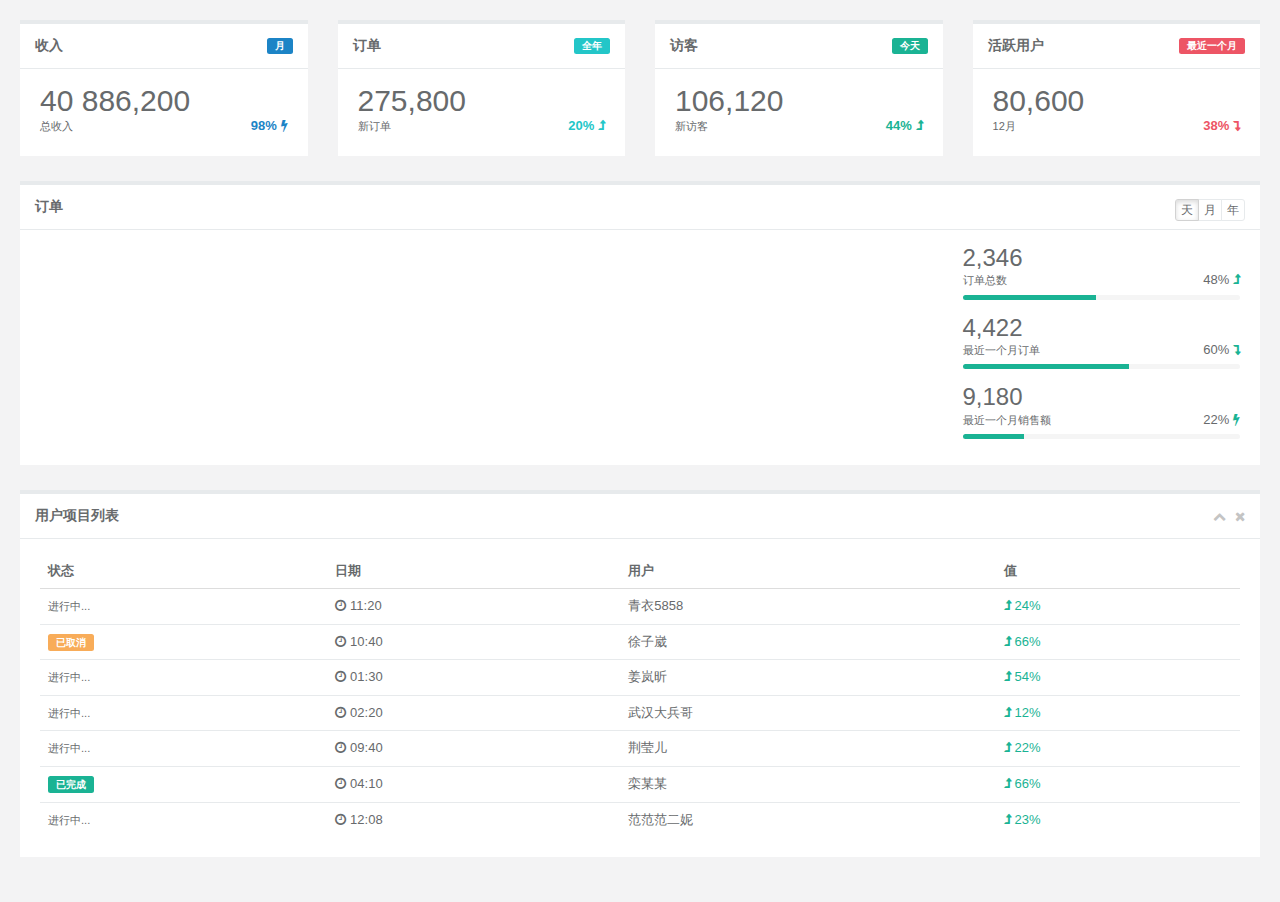
<file: ruoyi-admin/src/main/resources/templates/main_v1.html>
<!DOCTYPE html>
<html lang="zh" xmlns:th="http://www.thymeleaf.org">
<head>
    <meta charset="utf-8">
    <meta name="viewport" content="width=device-width, initial-scale=1.0">
    <title>统计</title>
    <link rel="shortcut icon" href="favicon.ico">
    <link href="../static/css/bootstrap.min.css" th:href="@{/css/bootstrap.min.css}" rel="stylesheet"/>
    <link href="../static/css/font-awesome.min.css" th:href="@{/css/font-awesome.min.css}" rel="stylesheet"/>
    <link href="../static/css/main/animate.min.css" th:href="@{/css/main/animate.min.css}" rel="stylesheet"/>
    <link href="../static/css/main/style.min862f.css" th:href="@{/css/main/style.min862f.css}" rel="stylesheet"/>
</head>

<body class="gray-bg">
    <div class="wrapper wrapper-content">

        <div class="row">
            <div class="col-sm-3">
                <div class="ibox float-e-margins">
                    <div class="ibox-title">
                        <span class="label label-success pull-right">月</span>
                        <h5>收入</h5>
                    </div>
                    <div class="ibox-content">
                        <h1 class="no-margins">40 886,200</h1>
                        <div class="stat-percent font-bold text-success">98% <i class="fa fa-bolt"></i>
                        </div>
                        <small>总收入</small>
                    </div>
                </div>
            </div>
            <div class="col-sm-3">
                <div class="ibox float-e-margins">
                    <div class="ibox-title">
                        <span class="label label-info pull-right">全年</span>
                        <h5>订单</h5>
                    </div>
                    <div class="ibox-content">
                        <h1 class="no-margins">275,800</h1>
                        <div class="stat-percent font-bold text-info">20% <i class="fa fa-level-up"></i>
                        </div>
                        <small>新订单</small>
                    </div>
                </div>
            </div>
            <div class="col-sm-3">
                <div class="ibox float-e-margins">
                    <div class="ibox-title">
                        <span class="label label-primary pull-right">今天</span>
                        <h5>访客</h5>
                    </div>
                    <div class="ibox-content">
                        <h1 class="no-margins">106,120</h1>
                        <div class="stat-percent font-bold text-navy">44% <i class="fa fa-level-up"></i>
                        </div>
                        <small>新访客</small>
                    </div>
                </div>
            </div>
            <div class="col-sm-3">
                <div class="ibox float-e-margins">
                    <div class="ibox-title">
                        <span class="label label-danger pull-right">最近一个月</span>
                        <h5>活跃用户</h5>
                    </div>
                    <div class="ibox-content">
                        <h1 class="no-margins">80,600</h1>
                        <div class="stat-percent font-bold text-danger">38% <i class="fa fa-level-down"></i>
                        </div>
                        <small>12月</small>
                    </div>
                </div>
            </div>
        </div>
        
        <div class="row">
            <div class="col-sm-12">
                <div class="ibox float-e-margins">
                    <div class="ibox-title">
                        <h5>订单</h5>
                        <div class="pull-right">
                            <div class="btn-group">
                                <button type="button" class="btn btn-xs btn-white active">天</button>
                                <button type="button" class="btn btn-xs btn-white">月</button>
                                <button type="button" class="btn btn-xs btn-white">年</button>
                            </div>
                        </div>
                    </div>
                    <div class="ibox-content">
                        <div class="row">
                            <div class="col-sm-9">
                                <div class="flot-chart">
                                    <div class="flot-chart-content" id="flot-dashboard-chart"></div>
                                </div>
                            </div>
                            <div class="col-sm-3">
                                <ul class="stat-list">
                                    <li>
                                        <h2 class="no-margins">2,346</h2>
                                        <small>订单总数</small>
                                        <div class="stat-percent">48% <i class="fa fa-level-up text-navy"></i>
                                        </div>
                                        <div class="progress progress-mini">
                                            <div style="width: 48%;" class="progress-bar"></div>
                                        </div>
                                    </li>
                                    <li>
                                        <h2 class="no-margins ">4,422</h2>
                                        <small>最近一个月订单</small>
                                        <div class="stat-percent">60% <i class="fa fa-level-down text-navy"></i>
                                        </div>
                                        <div class="progress progress-mini">
                                            <div style="width: 60%;" class="progress-bar"></div>
                                        </div>
                                    </li>
                                    <li>
                                        <h2 class="no-margins ">9,180</h2>
                                        <small>最近一个月销售额</small>
                                        <div class="stat-percent">22% <i class="fa fa-bolt text-navy"></i>
                                        </div>
                                        <div class="progress progress-mini">
                                            <div style="width: 22%;" class="progress-bar"></div>
                                        </div>
                                    </li>
                                 </ul>
                            </div>
                        </div>
                    </div>
                </div>
            </div>
        </div>
        
        <div class="row">
            <div class="col-sm-12">
                <div class="ibox float-e-margins">
                    <div class="ibox-title">
                        <h5>用户项目列表</h5>
                        <div class="ibox-tools">
                            <a class="collapse-link">
                                <i class="fa fa-chevron-up"></i>
                            </a>
                            <a class="close-link">
                                <i class="fa fa-times"></i>
                            </a>
                        </div>
                    </div>
                    <div class="ibox-content">
                        <table class="table table-hover no-margins">
                            <thead>
                                <tr>
                                    <th>状态</th>
                                    <th>日期</th>
                                    <th>用户</th>
                                    <th>值</th>
                                </tr>
                            </thead>
                            <tbody>
                                <tr>
                                    <td><small>进行中...</small>
                                    </td>
                                    <td><i class="fa fa-clock-o"></i> 11:20</td>
                                    <td>青衣5858</td>
                                    <td class="text-navy"> <i class="fa fa-level-up"></i> 24%</td>
                                </tr>
                                <tr>
                                    <td><span class="label label-warning">已取消</span>
                                    </td>
                                    <td><i class="fa fa-clock-o"></i> 10:40</td>
                                    <td>徐子崴</td>
                                    <td class="text-navy"> <i class="fa fa-level-up"></i> 66%</td>
                                </tr>
                                <tr>
                                    <td><small>进行中...</small>
                                    </td>
                                    <td><i class="fa fa-clock-o"></i> 01:30</td>
                                    <td>姜岚昕</td>
                                    <td class="text-navy"> <i class="fa fa-level-up"></i> 54%</td>
                                </tr>
                                <tr>
                                    <td><small>进行中...</small>
                                    </td>
                                    <td><i class="fa fa-clock-o"></i> 02:20</td>
                                    <td>武汉大兵哥</td>
                                    <td class="text-navy"> <i class="fa fa-level-up"></i> 12%</td>
                                </tr>
                                <tr>
                                    <td><small>进行中...</small>
                                    </td>
                                    <td><i class="fa fa-clock-o"></i> 09:40</td>
                                    <td>荆莹儿</td>
                                    <td class="text-navy"> <i class="fa fa-level-up"></i> 22%</td>
                                </tr>
                                <tr>
                                    <td><span class="label label-primary">已完成</span>
                                    </td>
                                    <td><i class="fa fa-clock-o"></i> 04:10</td>
                                    <td>栾某某</td>
                                    <td class="text-navy"> <i class="fa fa-level-up"></i> 66%</td>
                                </tr>
                                <tr>
                                    <td><small>进行中...</small>
                                    </td>
                                    <td><i class="fa fa-clock-o"></i> 12:08</td>
                                    <td>范范范二妮</td>
                                    <td class="text-navy"> <i class="fa fa-level-up"></i> 23%</td>
                                </tr>
                            </tbody>
                        </table>
                    </div>
                </div>
            </div>
         </div>
      </div>
    </div>
    <script th:src="@{/js/jquery.min.js}"></script>
    <script th:src="@{/js/bootstrap.min.js}"></script>
    <script th:src="@{/ajax/libs/flot/jquery.flot.js}"></script>
    
    <th:block th:include="include :: sparkline-js" />
    <script type="text/javascript">
	    $(document).ready(function () {
	        var data2 = [
	            [gd(2012, 1, 1), 7], [gd(2012, 1, 2), 6], [gd(2012, 1, 3), 4], [gd(2012, 1, 4), 8],
	            [gd(2012, 1, 5), 9], [gd(2012, 1, 6), 7], [gd(2012, 1, 7), 5], [gd(2012, 1, 8), 4],
	            [gd(2012, 1, 9), 7], [gd(2012, 1, 10), 8], [gd(2012, 1, 11), 9], [gd(2012, 1, 12), 6],
	            [gd(2012, 1, 13), 4], [gd(2012, 1, 14), 5], [gd(2012, 1, 15), 11], [gd(2012, 1, 16), 8],
	            [gd(2012, 1, 17), 8], [gd(2012, 1, 18), 11], [gd(2012, 1, 19), 11], [gd(2012, 1, 20), 6],
	            [gd(2012, 1, 21), 6], [gd(2012, 1, 22), 8], [gd(2012, 1, 23), 11], [gd(2012, 1, 24), 13],
	            [gd(2012, 1, 25), 7], [gd(2012, 1, 26), 9], [gd(2012, 1, 27), 9], [gd(2012, 1, 28), 8],
	            [gd(2012, 1, 29), 5], [gd(2012, 1, 30), 8], [gd(2012, 1, 31), 25]
	        ];
	
	        var data3 = [
	            [gd(2012, 1, 1), 800], [gd(2012, 1, 2), 500], [gd(2012, 1, 3), 600], [gd(2012, 1, 4), 700],
	            [gd(2012, 1, 5), 500], [gd(2012, 1, 6), 456], [gd(2012, 1, 7), 800], [gd(2012, 1, 8), 589],
	            [gd(2012, 1, 9), 467], [gd(2012, 1, 10), 876], [gd(2012, 1, 11), 689], [gd(2012, 1, 12), 700],
	            [gd(2012, 1, 13), 500], [gd(2012, 1, 14), 600], [gd(2012, 1, 15), 700], [gd(2012, 1, 16), 786],
	            [gd(2012, 1, 17), 345], [gd(2012, 1, 18), 888], [gd(2012, 1, 19), 888], [gd(2012, 1, 20), 888],
	            [gd(2012, 1, 21), 987], [gd(2012, 1, 22), 444], [gd(2012, 1, 23), 999], [gd(2012, 1, 24), 567],
	            [gd(2012, 1, 25), 786], [gd(2012, 1, 26), 666], [gd(2012, 1, 27), 888], [gd(2012, 1, 28), 900],
	            [gd(2012, 1, 29), 178], [gd(2012, 1, 30), 555], [gd(2012, 1, 31), 993]
	        ];
	
	
	        var dataset = [
	            {
	                label: "订单数",
	                data: data3,
	                color: "#1ab394",
	                bars: {
	                    show: true,
	                    align: "center",
	                    barWidth: 24 * 60 * 60 * 600,
	                    lineWidth: 0
	                }
	
	            }, {
	                label: "付款数",
	                data: data2,
	                yaxis: 2,
	                color: "#464f88",
	                lines: {
	                    lineWidth: 1,
	                    show: true,
	                    fill: true,
	                    fillColor: {
	                        colors: [{
	                            opacity: 0.2
	                        }, {
	                            opacity: 0.2
	                        }]
	                    }
	                },
	                splines: {
	                    show: false,
	                    tension: 0.6,
	                    lineWidth: 1,
	                    fill: 0.1
	                },
	            }
	        ];
	
	
	        var options = {
	            xaxis: {
	                mode: "time",
	                tickSize: [3, "day"],
	                tickLength: 0,
	                axisLabel: "Date",
	                axisLabelUseCanvas: true,
	                axisLabelFontSizePixels: 12,
	                axisLabelFontFamily: 'Arial',
	                axisLabelPadding: 10,
	                color: "#838383"
	            },
	            yaxes: [{
	                    position: "left",
	                    max: 1070,
	                    color: "#838383",
	                    axisLabelUseCanvas: true,
	                    axisLabelFontSizePixels: 12,
	                    axisLabelFontFamily: 'Arial',
	                    axisLabelPadding: 3
	            }, {
	                    position: "right",
	                    clolor: "#838383",
	                    axisLabelUseCanvas: true,
	                    axisLabelFontSizePixels: 12,
	                    axisLabelFontFamily: ' Arial',
	                    axisLabelPadding: 67
	            }
	            ],
	            legend: {
	                noColumns: 1,
	                labelBoxBorderColor: "#000000",
	                position: "nw"
	            },
	            grid: {
	                hoverable: false,
	                borderWidth: 0,
	                color: '#838383'
	            }
	        };
	
	        function gd(year, month, day) {
	            return new Date(year, month - 1, day).getTime();
	        }
	
	        var previousPoint = null,
	            previousLabel = null;
	
	        $.plot($("#flot-dashboard-chart"), dataset, options);
	    });
    </script>
</body>
</html>
</file>
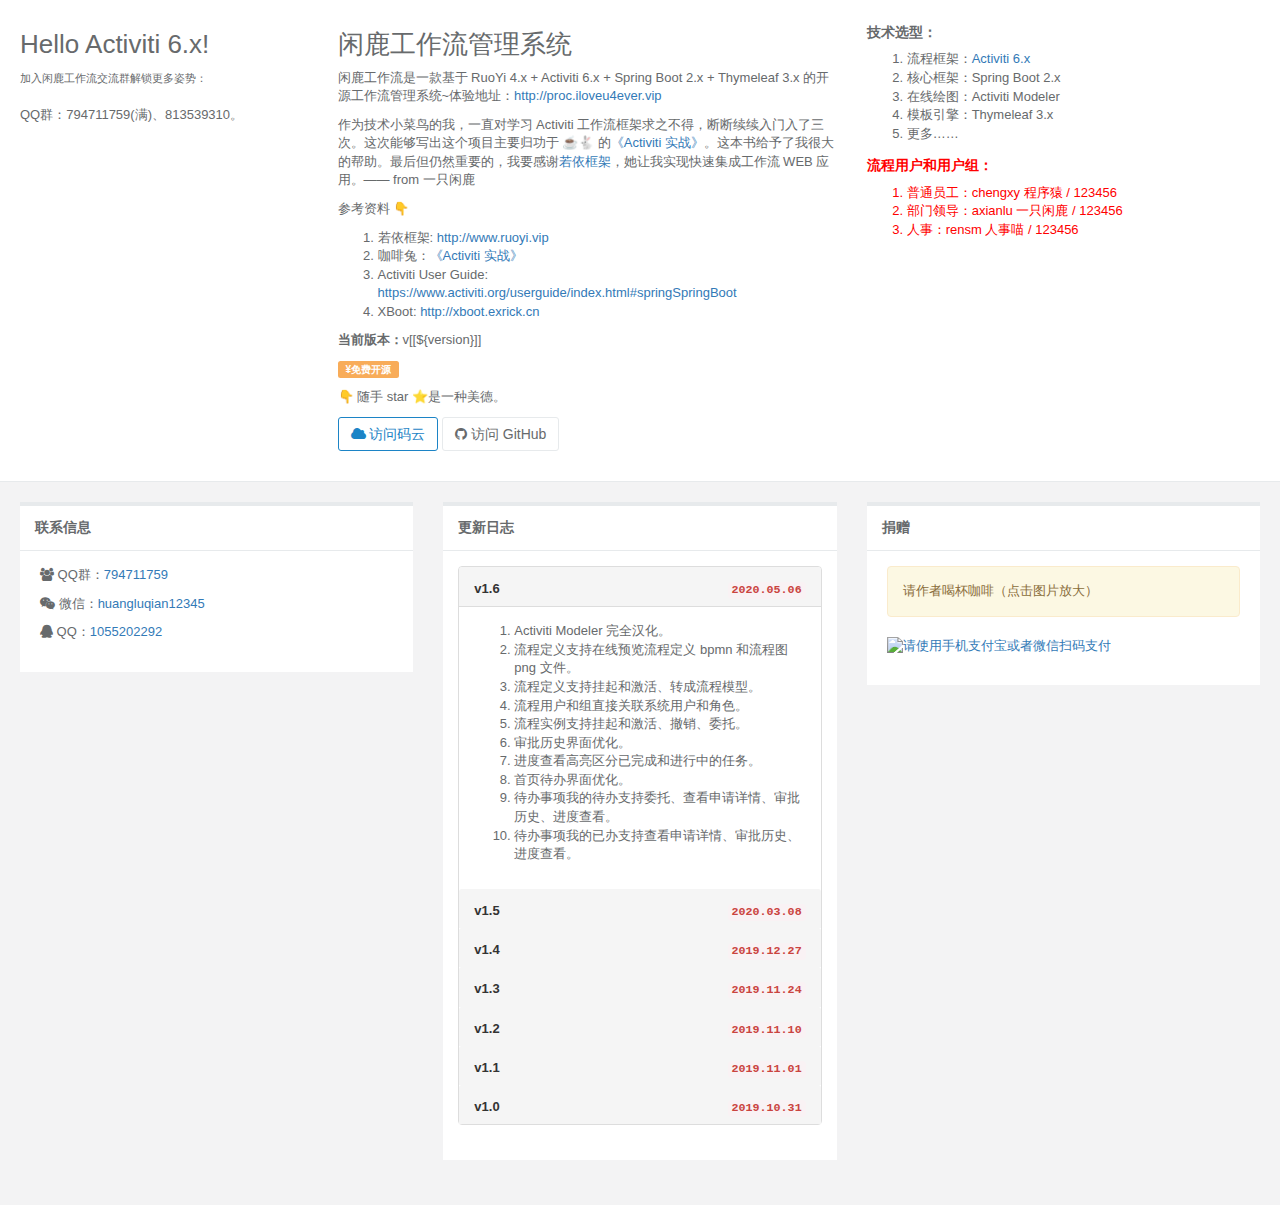
<file: ruoyi-admin/src/main/resources/templates/main_v2.html>
<!DOCTYPE html>
<html lang="zh" xmlns:th="http://www.thymeleaf.org">
<head>
  <meta charset="utf-8">
  <meta name="viewport" content="width=device-width, initial-scale=1.0">
  <!--360浏览器优先以webkit内核解析-->
  <title>闲鹿工作流介绍</title>
  <link rel="shortcut icon" href="favicon.ico">
  <link href="../static/css/bootstrap.min.css" th:href="@{/css/bootstrap.min.css}" rel="stylesheet"/>
  <link href="../static/css/font-awesome.min.css" th:href="@{/css/font-awesome.min.css}" rel="stylesheet"/>
  <link href="../static/css/main/animate.min.css" th:href="@{/css/main/animate.min.css}" rel="stylesheet"/>
  <link href="../static/css/main/style.min862f.css" th:href="@{/css/main/style.min862f.css}" rel="stylesheet"/>
</head>

<body class="gray-bg">
<div class="row  border-bottom white-bg dashboard-header">
  <div class="col-sm-3">
    <h2>Hello Activiti 6.x!</h2>
    <small>加入闲鹿工作流交流群解锁更多姿势：</small>
    <br>
    <br>
    <p>QQ群：794711759(满)、813539310。</p>
    <img th:src="@{https://gitee.com/calvinhwang123/RuoYi-Process/raw/master/screenshot/qqgroup2.png}" width="100%" style="max-width:264px;">
    <br>
  </div>
  <div class="col-sm-5">
    <h2>闲鹿工作流管理系统</h2>
    <p>闲鹿工作流是一款基于 RuoYi 4.x + Activiti 6.x + Spring Boot 2.x + Thymeleaf 3.x 的开源工作流管理系统~体验地址：<a
      href="http://proc.iloveu4ever.vip" target="_blank">http://proc.iloveu4ever.vip</a></p>
    <p>作为技术小菜鸟的我，一直对学习 Activiti 工作流框架求之不得，断断续续入门入了三次。这次能够写出这个项目主要归功于 ☕🐇 的<a
      href="https://github.com/henryyan/activiti-in-action-codes" target="_blank">《Activiti 实战》</a>。这本书给予了我很大的帮助。最后但仍然重要的，我要感谢<a
      href="http://www.ruoyi.vip" target="_blank">若依框架</a>，她让我实现快速集成工作流 WEB 应用。—— from 一只闲鹿</p>
    <p>参考资料 👇</p>
    <ol>
      <li>若依框架: <a target="_blank" href="http://www.ruoyi.vip">http://www.ruoyi.vip</a></li>
      <li>咖啡兔：<a href="https://github.com/henryyan/activiti-in-action-codes" target="_blank">《Activiti 实战》</a></li>
      <li>Activiti User Guide: <a target="_blank" href="https://www.activiti.org/userguide/index.html#springSpringBoot">https://www.activiti.org/userguide/index.html#springSpringBoot</a>
      </li>
      <li>XBoot: <a target="_blank" href="http://xboot.exrick.cn">http://xboot.exrick.cn</a></li>
    </ol>
    <p>
      <b>当前版本：</b><span>v[[${version}]]</span>
    </p>
    <p>
      <span class="label label-warning">&yen;免费开源</span>
    </p>
    <p>👇 随手 star ⭐是一种美德。</p>
    <p>
      <a class="btn btn-success btn-outline" href="https://gitee.com/calvinhwang123/RuoYi-Process" target="_blank">
        <i class="fa fa-cloud"> </i> 访问码云
      </a>
      <a class="btn btn-white btn-bitbucket" href="https://github.com/CalvinHwang123/RuoYi-Process" target="_blank">
        <i class="fa fa-github"></i> 访问 GitHub
      </a>
    </p>
  </div>
  <div class="col-sm-4">
    <h4>技术选型：</h4>
    <ol>
      <li>流程框架：<a href="https://www.activiti.org/" target="_blank">Activiti 6.x</a></li>
      <li>核心框架：Spring Boot 2.x</li>
      <!--<li><s>在线绘图：<a href="https://github.com/bpmn-io/bpmn-js" target="_blank">bpmn-js</a></s></li>-->
      <li>在线绘图：Activiti Modeler</li>
      <li>模板引擎：Thymeleaf 3.x</li>
      <li>更多……</li>
    </ol>
  </div>
  <div class="col-sm-4" style="color: red;">
    <h4>流程用户和用户组：</h4>
    <ol>
      <li>普通员工：chengxy 程序猿 / 123456</li>
      <li>部门领导：axianlu 一只闲鹿 / 123456</li>
      <li>人事：rensm 人事喵 / 123456</li>
    </ol>
  </div>

</div>
<div class="wrapper wrapper-content">
  <div class="row">
    <div class="col-sm-4">

      <div class="ibox float-e-margins">
        <div class="ibox-title">
          <h5>联系信息</h5>

        </div>
        <div class="ibox-content">
          <p><i class="fa fa-group"></i> QQ群：<a href="javascript:;">794711759</a>
          </p>
          <p><i class="fa fa-weixin"></i> 微信：<a href="javascript:;">huangluqian12345</a>
          </p>
          <p><i class="fa fa-qq"></i> QQ：<a href="javascript:;">1055202292</a>
          </p>
        </div>
      </div>
    </div>
    <div class="col-sm-4">
      <div class="ibox float-e-margins">
        <div class="ibox-title">
          <h5>更新日志</h5>
        </div>
        <div class="ibox-content no-padding">
          <div class="panel-body">
            <div class="panel-group" id="version">
              <div class="panel panel-default">
                <div class="panel-heading">
                  <h5 class="panel-title">
                    <a data-toggle="collapse" data-parent="#version" href="#v16">v1.6</a><code class="pull-right">2020.05.06</code>
                  </h5>
                </div>
                <div id="v16" class="panel-collapse collapse in">
                  <div class="panel-body">
                    <ol>
                      <li>Activiti Modeler 完全汉化。</li>
                      <li>流程定义支持在线预览流程定义 bpmn 和流程图 png 文件。</li>
                      <li>流程定义支持挂起和激活、转成流程模型。</li>
                      <li>流程用户和组直接关联系统用户和角色。</li>
                      <li>流程实例支持挂起和激活、撤销、委托。</li>
                      <li>审批历史界面优化。</li>
                      <li>进度查看高亮区分已完成和进行中的任务。</li>
                      <li>首页待办界面优化。</li>
                      <li>待办事项我的待办支持委托、查看申请详情、审批历史、进度查看。</li>
                      <li>待办事项我的已办支持查看申请详情、审批历史、进度查看。</li>
                    </ol>
                  </div>
                </div>
                <div class="panel-heading">
                  <h5 class="panel-title">
                    <a data-toggle="collapse" data-parent="#version" href="#v15">v1.5</a><code class="pull-right">2020.03.08</code>
                  </h5>
                </div>
                <div id="v15" class="panel-collapse collapse">
                  <div class="panel-body">
                    <ol>
                      <li>Activiti Modeler 在线设计去除右上角关闭按钮。</li>
                      <li>Activiti Modeler 在线设计去除保存并关闭 Editor 按钮。</li>
                      <li>Activiti Modeler 提供请假流程模型图（请运行最新版数据库脚本文件）。</li>
                      <li>删除冗余的 SQL 文件。</li>
                      <li>修复已办结流程查看进度图报错。</li>
                      <li>修复销假监听器修改请假表实际开始和结束日期无效的问题。</li>
                    </ol>
                  </div>
                </div>
                <div class="panel-heading">
                  <h5 class="panel-title">
                    <a data-toggle="collapse" data-parent="#version" href="#v14">v1.4</a><code class="pull-right">2019.12.27</code>
                  </h5>
                </div>
                <div id="v14" class="panel-collapse collapse">
                  <div class="panel-body">
                    <ol>
                      <li>修复大文件(10kb左右)模型导出失效。</li>
                      <li>修复模型空流程导出后台报错。</li>
                      <li>流程定义上传空文件提示。</li>
                      <li>去除上传 bpmn20.xml 格式流程定义文件。</li>
                      <li>修复同 key 多版本流程进度图查看错误。</li>
                      <li>同个任务多个办理人首页待办事项优化。</li>
                    </ol>
                  </div>
                </div>
                <div class="panel-heading">
                  <h5 class="panel-title">
                    <a data-toggle="collapse" data-parent="#version" href="#v13">v1.3</a><code class="pull-right">2019.11.24</code>
                  </h5>
                </div>
                <div id="v13" class="panel-collapse collapse">
                  <div class="panel-body">
                    <ol>
                      <li>新增模型管理功能：支持模型列表、编辑、部署、导出和删除。</li>
                      <li>移除 bpmn-js 在线绘图；集成 Activiti Modeler 在线绘图。</li>
                      <li>不允许非待办人办理待办事项。</li>
                      <li>不允许非创建人编辑、删除、提交相应表单。</li>
                      <li>请假列表查询，分页问题修复。</li>
                    </ol>
                  </div>
                </div>
                <div class="panel-heading">
                  <h5 class="panel-title">
                    <a data-toggle="collapse" data-parent="#version" href="#v12">v1.2</a><code class="pull-right">2019.11.10</code>
                  </h5>
                </div>
                <div id="v12" class="panel-collapse collapse">
                  <div class="panel-body">
                    <ol>
                      <li>新增首页待办事项列表、办理。</li>
                      <li>新增待办已办模块：待办列表、导出；已办列表、导出。</li>
                      <li>日期选择控制：只能选今天的；结束日期不能大于开始日期。</li>
                      <li>提交申请刷新父页面请假列表。</li>
                      <li>修复编辑查看请假类型反显出错。</li>
                      <li>修复选择会签参与人渲染闪屏。</li>
                      <li>流程用户不允许关联管理员。</li>
                      <li>管理员不允许提交流程申请。</li>
                    </ol>
                  </div>
                </div>
                <div class="panel-heading">
                  <h5 class="panel-title">
                    <a data-toggle="collapse" data-parent="#version" href="#v11">v1.1</a><code class="pull-right">2019.11.01</code>
                  </h5>
                </div>
                <div id="v11" class="panel-collapse collapse">
                  <div class="panel-body">
                    <ol>
                      <li>请假表单必填项控制。</li>
                      <li>请假列表显示创建人、高亮申请人、分页修复。</li>
                      <li>流程定义导出问题修复、不允许删除存在流程实例的流程定义。</li>
                      <li>在线绘图部分界面汉化。</li>
                      <li>首页信息修改。</li>
                    </ol>
                  </div>
                </div>
                <div class="panel-heading">
                  <h5 class="panel-title">
                    <a data-toggle="collapse" data-parent="#version" href="#v10">v1.0</a><code
                    class="pull-right">2019.10.31</code>
                  </h5>
                </div>
                <div id="v10" class="panel-collapse collapse">
                  <div class="panel-body">
                    <ol>
                      <li>新增流程 demo2：请假会签，支持请假列表、新增暂存、编辑、删除；提交申请 (含选择会签参与人)、表单数据、我的待办 (申请详情、审批、调整申请、销假)、我的已办。</li>
                      <li>新增流程 demo1：请假业务，支持请假列表、新增暂存、编辑、删除；提交申请、表单数据、我的待办 (申请详情、审批、调整申请、销假)、我的已办。</li>
                      <li>新增流程通用接口：审批历史和进度查看。</li>
                      <li>新增流程用户组功能，支持流程用户组列表、新增、编辑、删除和导出。</li>
                      <li>新增流程用户功能，支持流程用户列表、新增、编辑、删除和导出。</li>
                      <li>新增流程定义功能，支持流程定义部署、列表、删除和导出。</li>
                      <li>新增在线绘图功能，支持拖拽预览、在线绘图、下载 BPMN 文件和 SVG 文件。</li>
                      <li>v1.0 闲鹿工作流正式发布。</li>
                    </ol>
                  </div>
                </div>
              </div>
            </div>
          </div>
        </div>
      </div>
    </div>
    <div class="col-sm-4">
      <div class="ibox float-e-margins">
        <div class="ibox-title">
          <h5>捐赠</h5>
        </div>
        <div class="ibox-content">
          <div class="alert alert-warning">
            请作者喝杯咖啡（点击图片放大）
          </div>
          <p id="pay-qrcode">
            <a href="javascript:;"><img th:src="@{/img/pay.png}" width="100%" alt="请使用手机支付宝或者微信扫码支付">
            </a>
          </p>

        </div>
      </div>
    </div>
  </div>
</div>
<script th:src="@{/js/jquery.min.js}"></script>
<script th:src="@{/js/bootstrap.min.js}"></script>
<script th:src="@{/ajax/libs/layer/layer.min.js}"></script>
<script type="text/javascript">
  $('#pay-qrcode').click(function () {
    var html = $(this).html();
    parent.layer.open({
      title: false,
      type: 1,
      closeBtn: false,
      shadeClose: true,
      area: ['600px', 'auto'],
      content: html
    });
  });
</script>
</body>
</html>
</file>
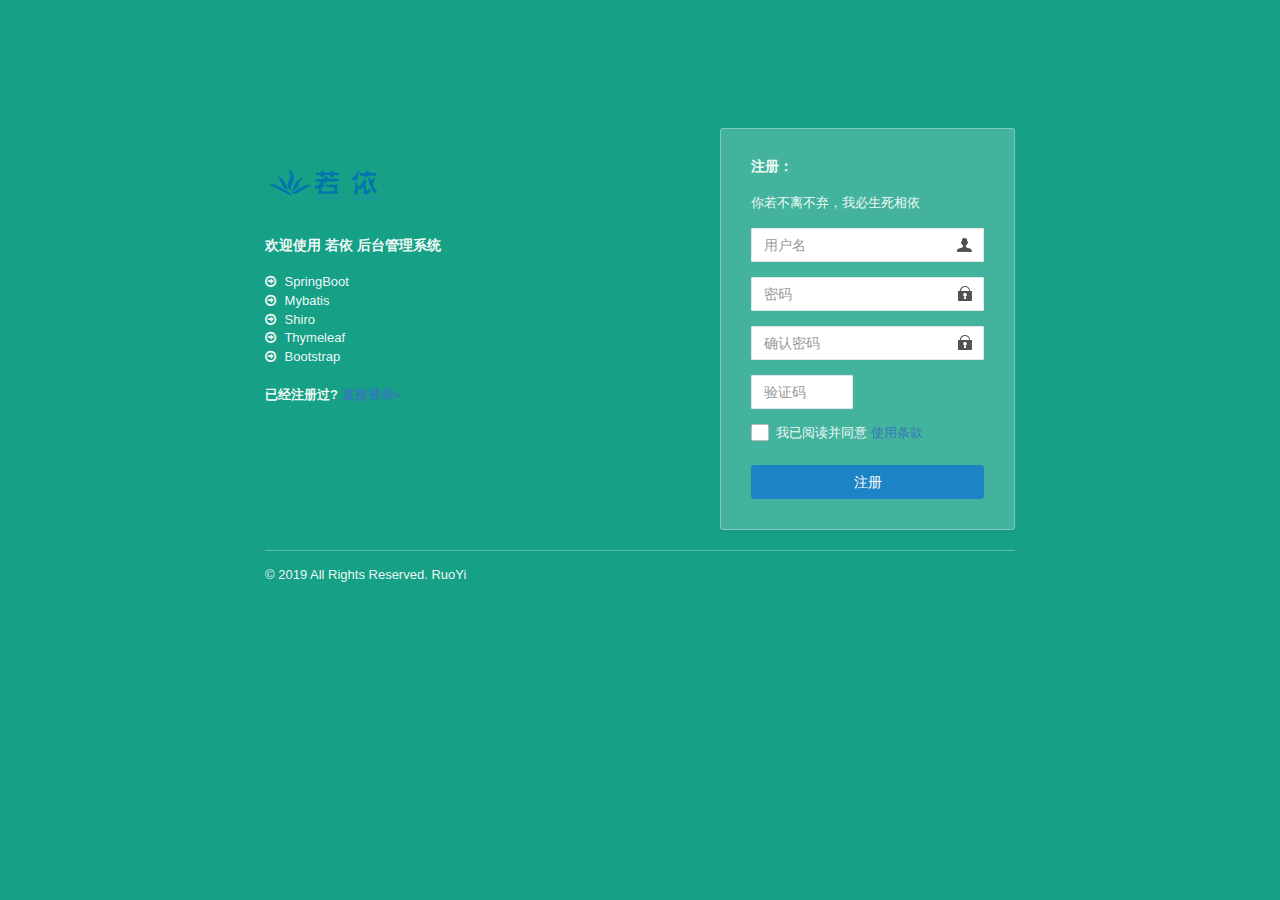
<file: ruoyi-admin/src/main/resources/templates/register.html>
<!DOCTYPE html>
<html  lang="zh" xmlns:th="http://www.thymeleaf.org">
<head>
    <meta charset="utf-8">
    <meta name="viewport" content="width=device-width, initial-scale=1.0, maximum-scale=1.0">
    <title>注册若依系统</title>
    <meta name="description" content="若依后台管理框架">
    <link href="../static/css/bootstrap.min.css" th:href="@{/css/bootstrap.min.css}" rel="stylesheet"/>
    <link href="../static/css/font-awesome.min.css" th:href="@{/css/font-awesome.min.css}" rel="stylesheet"/>
    <link href="../static/css/style.css" th:href="@{/css/style.css}" rel="stylesheet"/>
    <link href="../static/css/login.min.css" th:href="@{/css/login.min.css}" rel="stylesheet"/>
    <link href="../static/ruoyi/css/ry-ui.css" th:href="@{/ruoyi/css/ry-ui.css?v=4.2.0}" rel="stylesheet"/>
    <!-- 360浏览器急速模式 -->
    <meta name="renderer" content="webkit">
    <!-- 避免IE使用兼容模式 -->
    <meta http-equiv="X-UA-Compatible" content="IE=edge">
    <link rel="shortcut icon" href="../static/favicon.ico" th:href="@{favicon.ico}"/>
    <style type="text/css">label.error { position:inherit;  }</style>
</head>
<body class="signin">
    <div class="signinpanel">
        <div class="row">
            <div class="col-sm-7">
                <div class="signin-info">
                    <div class="logopanel m-b">
                        <h1><img alt="[ 若依 ]" src="../static/ruoyi.png" th:src="@{/ruoyi.png}"></h1>
                    </div>
                    <div class="m-b"></div>
                    <h4>欢迎使用 <strong>若依 后台管理系统</strong></h4>
                    <ul class="m-b">
                        <li><i class="fa fa-arrow-circle-o-right m-r-xs"></i> SpringBoot</li>
                        <li><i class="fa fa-arrow-circle-o-right m-r-xs"></i> Mybatis</li>
                        <li><i class="fa fa-arrow-circle-o-right m-r-xs"></i> Shiro</li>
                        <li><i class="fa fa-arrow-circle-o-right m-r-xs"></i> Thymeleaf</li>
                        <li><i class="fa fa-arrow-circle-o-right m-r-xs"></i> Bootstrap</li>
                    </ul>
                    <strong>已经注册过? <a th:href="@{/login}">直接登录&raquo;</a></strong>
                </div>
            </div>
            <div class="col-sm-5">
                <form id="registerForm" autocomplete="off">
                    <h4 class="no-margins">注册：</h4>
                    <p class="m-t-md">你若不离不弃，我必生死相依</p>
                    <input type="text"     name="username" class="form-control uname"         placeholder="用户名"   maxlength="20" />
                    <input type="password" name="password" class="form-control pword"         placeholder="密码"     maxlength="20" />
                    <input type="password" name="confirmPassword" class="form-control pword"  placeholder="确认密码" maxlength="20" />
					<div class="row m-t" th:if="${captchaEnabled==true}">
						<div class="col-xs-6">
						    <input type="text" name="validateCode" class="form-control code"  placeholder="验证码"   maxlength="5" >
						</div>
						<div class="col-xs-6">
							<a href="javascript:void(0);" title="点击更换验证码">
								<img th:src="@{captcha/captchaImage(type=${captchaType})}" class="imgcode" width="85%"/>
							</a>
						</div>
					</div>
                    <div class="checkbox-custom" th:classappend="${captchaEnabled==false} ? 'm-t'">
				        <input type="checkbox" id="acceptTerm" name="acceptTerm"> <label for="acceptTerm">我已阅读并同意</label>
				        <a href="https://gitee.com/y_project/RuoYi/blob/master/README.md" target="_blank">使用条款</a>
				    </div>
                    <button class="btn btn-success btn-block" id="btnSubmit" data-loading="正在验证注册，请稍后...">注册</button>
                </form>
            </div>
        </div>
        <div class="signup-footer">
            <div class="pull-left">
                &copy; 2019 All Rights Reserved. RuoYi <br>
            </div>
        </div>
    </div>
<script th:inline="javascript"> var ctx = [[@{/}]]; var captchaType = [[${captchaType}]]; </script>
<!-- 全局js -->
<script src="../static/js/jquery.min.js" th:src="@{/js/jquery.min.js}"></script>
<script src="../static/js/bootstrap.min.js" th:src="@{/js/bootstrap.min.js}"></script>
<!-- 验证插件 -->
<script src="../static/ajax/libs/validate/jquery.validate.min.js" th:src="@{/ajax/libs/validate/jquery.validate.min.js}"></script>
<script src="../static/ajax/libs/validate/messages_zh.min.js" th:src="@{/ajax/libs/validate/messages_zh.min.js}"></script>
<script src="../static/ajax/libs/layer/layer.min.js" th:src="@{/ajax/libs/layer/layer.min.js}"></script>
<script src="../static/ajax/libs/blockUI/jquery.blockUI.js" th:src="@{/ajax/libs/blockUI/jquery.blockUI.js}"></script>
<script src="../static/ruoyi/js/ry-ui.js" th:src="@{/ruoyi/js/ry-ui.js?v=4.2.0}"></script>
<script src="../static/ruoyi/register.js" th:src="@{/ruoyi/register.js}"></script>
</body>
</html>
</file>
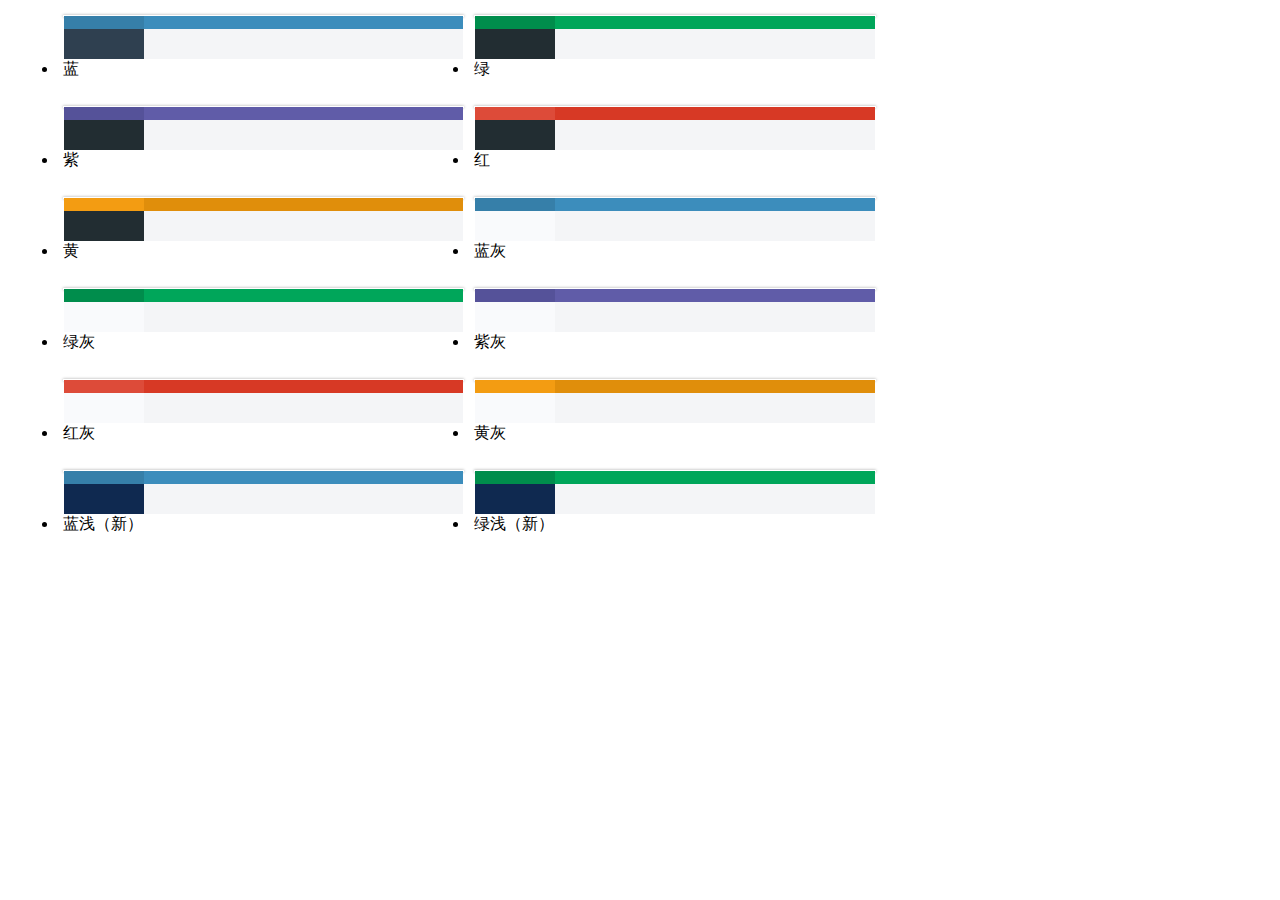
<file: ruoyi-admin/src/main/resources/templates/skin.html>
<!DOCTYPE html>
<html  lang="zh" xmlns:th="http://www.thymeleaf.org">
<head>
    <meta charset="utf-8">
    <meta name="viewport" content="width=device-width, initial-scale=1.0">
    <meta name="renderer" content="webkit">
    <title>主题选择</title>
    <!--[if lt IE 9]>
    <meta http-equiv="refresh" content="0;ie.html"/>
    <![endif]-->
    <link rel="shortcut icon" href="../static/favicon.ico" th:href="@{favicon.ico}"/>
    <link th:href="@{/css/bootstrap.min.css}" rel="stylesheet"/>
    <link th:href="@{/css/style.css}" rel="stylesheet"/>
    <style type="text/css">
		.list-unstyled{margin:10px;}
		.full-opacity-hover{opacity:1;filter:alpha(opacity=1);border:1px solid #fff}
		.full-opacity-hover:hover{border:1px solid #f00;}
	</style>
</head>
<body class="gray-bg">
<ul class="list-unstyled clearfix">
	<li style="float:left; width: 33.33333%; padding: 5px;">
		<a href="javascript:" data-skin="skin-blue|theme-dark" style="display: block; box-shadow: 0 0 3px rgba(0,0,0,0.4)" class="clearfix full-opacity-hover">
			<span style="width: 20%; float: left; height: 13px; background: #367fa9"></span>
			<span style="width: 80%; float: left; height: 13px; background: #3c8dbc"></span>
			<span style="width: 20%; float: left; height: 30px; background: #2f4050"></span>
			<span style="width: 80%; float: left; height: 30px; background: #f4f5f7"></span>
		</a>
		<p class="text-center">蓝</p>
	</li>
	
	<li style="float:left; width: 33.33333%; padding: 5px;">
		<a href="javascript:" data-skin="skin-green|theme-dark" style="display: block; box-shadow: 0 0 3px rgba(0,0,0,0.4)" class="clearfix full-opacity-hover">
			<span style="width: 20%; float: left; height: 13px; background: #008d4c"></span>
			<span style="width: 80%; float: left; height: 13px; background: #00a65a"></span>
			<span style="width: 20%; float: left; height: 30px; background: #222d32"></span>
			<span style="width: 80%; float: left; height: 30px; background: #f4f5f7"></span>
		</a>
		<p class="text-center">绿</p>
	</li>
	
	<li style="float:left; width: 33.33333%; padding: 5px;">
		<a href="javascript:" data-skin="skin-purple|theme-dark" style="display: block; box-shadow: 0 0 3px rgba(0,0,0,0.4)" class="clearfix full-opacity-hover">
			<span style="width: 20%; float: left; height: 13px; background: #555299"></span>
			<span style="width: 80%; float: left; height: 13px; background: #605ca8"></span>
			<span style="width: 20%; float: left; height: 30px; background: #222d32"></span>
			<span style="width: 80%; float: left; height: 30px; background: #f4f5f7"></span>
		</a>
		<p class="text-center">紫</p>
	</li>
	
	<li style="float:left; width: 33.33333%; padding: 5px;">
		<a href="javascript:" data-skin="skin-red|theme-dark" style="display: block; box-shadow: 0 0 3px rgba(0,0,0,0.4)" class="clearfix full-opacity-hover">
			<span style="width: 20%; float: left; height: 13px; background: #dd4b39"></span>
			<span style="width: 80%; float: left; height: 13px; background: #d73925"></span>
			<span style="width: 20%; float: left; height: 30px; background: #222d32"></span>
			<span style="width: 80%; float: left; height: 30px; background: #f4f5f7"></span>
		</a>
		<p class="text-center">红</p>
	</li>
	
	<li style="float:left; width: 33.33333%; padding: 5px;">
		<a href="javascript:" data-skin="skin-yellow|theme-dark" style="display: block; box-shadow: 0 0 3px rgba(0,0,0,0.4)" class="clearfix full-opacity-hover">
			<span style="width: 20%; float: left; height: 13px; background: #f39c12"></span>
			<span style="width: 80%; float: left; height: 13px; background: #e08e0b"></span>
			<span style="width: 20%; float: left; height: 30px; background: #222d32"></span>
			<span style="width: 80%; float: left; height: 30px; background: #f4f5f7"></span>
		</a>
		<p class="text-center">黄</p>
	</li>
	
	<li style="float:left; width: 33.33333%; padding: 5px;">
		<a href="javascript:" data-skin="skin-blue|theme-light" style="display: block; box-shadow: 0 0 3px rgba(0,0,0,0.4)" class="clearfix full-opacity-hover">
			<span style="width: 20%; float: left; height: 13px; background: #367fa9"></span>
			<span style="width: 80%; float: left; height: 13px; background: #3c8dbc"></span>
			<span style="width: 20%; float: left; height: 30px; background: #f9fafc"></span>
			<span style="width: 80%; float: left; height: 30px; background: #f4f5f7"></span>
		</a>
		<p class="text-center">蓝灰</p>
	</li>
	
	<li style="float:left; width: 33.33333%; padding: 5px;">
		<a href="javascript:" data-skin="skin-green|theme-light" style="display: block; box-shadow: 0 0 3px rgba(0,0,0,0.4)" class="clearfix full-opacity-hover">
			<span style="width: 20%; float: left; height: 13px; background: #008d4c"></span>
			<span style="width: 80%; float: left; height: 13px; background: #00a65a"></span>
			<span style="width: 20%; float: left; height: 30px; background: #f9fafc"></span>
			<span style="width: 80%; float: left; height: 30px; background: #f4f5f7"></span>
		</a>
		<p class="text-center">绿灰</p>
	</li>
	
	<li style="float:left; width: 33.33333%; padding: 5px;">
		<a href="javascript:" data-skin="skin-purple|theme-light" style="display: block; box-shadow: 0 0 3px rgba(0,0,0,0.4)" class="clearfix full-opacity-hover">
			<span style="width: 20%; float: left; height: 13px; background: #555299"></span>
			<span style="width: 80%; float: left; height: 13px; background: #605ca8"></span>
			<span style="width: 20%; float: left; height: 30px; background: #f9fafc"></span>
			<span style="width: 80%; float: left; height: 30px; background: #f4f5f7"></span>
		</a>
		<p class="text-center">紫灰</p>
	</li>
	
	<li style="float:left; width: 33.33333%; padding: 5px;">
		<a href="javascript:" data-skin="skin-red|theme-light" style="display: block; box-shadow: 0 0 3px rgba(0,0,0,0.4)" class="clearfix full-opacity-hover">
			<span style="width: 20%; float: left; height: 13px; background: #dd4b39"></span>
			<span style="width: 80%; float: left; height: 13px; background: #d73925"></span>
			<span style="width: 20%; float: left; height: 30px; background: #f9fafc"></span>
			<span style="width: 80%; float: left; height: 30px; background: #f4f5f7"></span>
		</a>
		<p class="text-center">红灰</p>
	</li>
	
	<li style="float:left; width: 33.33333%; padding: 5px;">
		<a href="javascript:" data-skin="skin-yellow|theme-light" style="display: block; box-shadow: 0 0 3px rgba(0,0,0,0.4)" class="clearfix full-opacity-hover">
			<span style="width: 20%; float: left; height: 13px; background: #f39c12"></span>
			<span style="width: 80%; float: left; height: 13px; background: #e08e0b"></span>
			<span style="width: 20%; float: left; height: 30px; background: #f9fafc"></span>
			<span style="width: 80%; float: left; height: 30px; background: #f4f5f7"></span>
		</a>
		<p class="text-center">黄灰</p>
	</li>
	
	<li style="float:left; width: 33.33333%; padding: 5px;">
		<a href="javascript:" data-skin="skin-blue|theme-blue" style="display: block; box-shadow: 0 0 3px rgba(0,0,0,0.4)" class="clearfix full-opacity-hover">
			<span style="width: 20%; float: left; height: 13px; background: #367fa9"></span>
			<span style="width: 80%; float: left; height: 13px; background: #3c8dbc"></span>
			<span style="width: 20%; float: left; height: 30px; background: rgba(15,41,80,1)"></span>
			<span style="width: 80%; float: left; height: 30px; background: #f4f5f7"></span>
		</a>
		<p class="text-center">蓝浅（新）</p>
	</li>
	<li style="float:left; width: 33.33333%; padding: 5px;">
		<a href="javascript:" data-skin="skin-green|theme-blue" style="display: block; box-shadow: 0 0 3px rgba(0,0,0,0.4)" class="clearfix full-opacity-hover">
			<span style="width: 20%; float: left; height: 13px; background: #008d4c"></span>
			<span style="width: 80%; float: left; height: 13px; background: #00a65a"></span>
			<span style="width: 20%; float: left; height: 30px; background: rgba(15,41,80,1)"></span>
			<span style="width: 80%; float: left; height: 30px; background: #f4f5f7"></span>
		</a>
		<p class="text-center">绿浅（新）</p>
	</li>
</ul>
</body>
<script th:src="@{/js/jquery.min.js}"></script>
<script th:src="@{/ruoyi/js/common.js?v=4.2.0}"></script>
<script type="text/javascript">
//皮肤样式列表
var skins = ["skin-blue", "skin-green", "skin-purple", "skin-red", "skin-yellow"];

// 主题样式列表
var themes = ["theme-dark", "theme-light", "theme-blue"];

$("[data-skin]").on('click',
function(e) {
    var skin = $(this).data('skin');
    $.each(skins, function(i) {
        parent.$("body").removeClass(skins[i]);
    });
    $.each(themes, function(i) {
        parent.$("body").removeClass(themes[i]);
    });
    parent.$("body").addClass(skin.split('|')[0]);
    parent.$("body").addClass(skin.split('|')[1]);
    storage.set('skin', skin);
});
</script>
</html>
</file>
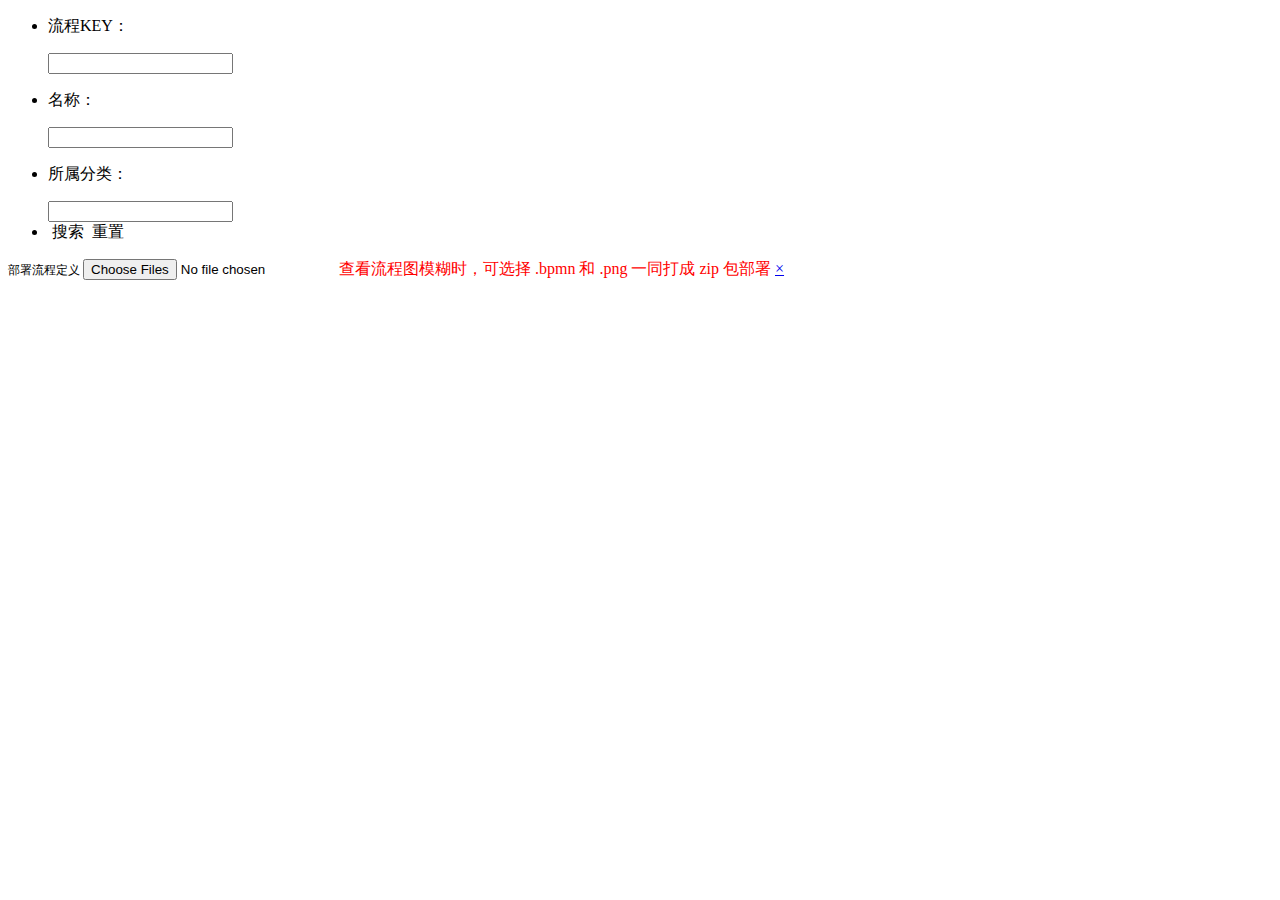
<file: ruoyi-activiti/src/main/resources/templates/definition/definition.html>
<!DOCTYPE html>
<html lang="zh" xmlns:th="http://www.thymeleaf.org" xmlns:shiro="http://www.pollix.at/thymeleaf/shiro">
<head>
	<th:block th:include="include :: header('流程定义')" />
	<th:block th:include="include :: jasny-bootstrap-css" />
</head>
<body class="gray-bg">
	 <div class="container-div">
		 <div class="row">
			 <div class="col-sm-12 search-collapse">
				 <form id="formId">
					 <div class="select-list">
						 <ul>
							 <li>
								 <p>流程KEY：</p>
								 <input type="text" name="key"/>
							 </li>
							 <li>
								 <p>名称：</p>
								 <input type="text" name="name"/>
							 </li>
							 <li>
								 <p>所属分类：</p>
								 <input type="text" name="category"/>
							 </li>
							 <!--<li class="select-time">
								 <label>部署时间： </label>
								 <input type="text" class="time-input" id="startTime" placeholder="开始时间" name="params[beginTime]"/>
								 <span>-</span>
								 <input type="text" class="time-input" id="endTime" placeholder="结束时间" name="params[endTime]"/>
							 </li>-->
							 <li>
								 <a class="btn btn-primary btn-rounded btn-sm" onclick="$.table.search()"><i class="fa fa-search"></i>&nbsp;搜索</a>
								 <a class="btn btn-warning btn-rounded btn-sm" onclick="$.form.reset()"><i class="fa fa-refresh"></i>&nbsp;重置</a>
							 </li>
						 </ul>
					 </div>
				 </form>
			 </div>

			 <div class="btn-group-sm" id="toolbar" role="group">
				 <div id="processDefinitionDiv" class="fileinput fileinput-new" data-provides="fileinput" style="margin-bottom: 0; margin-right: -3px;">
										<span class="btn btn-success btn-file" style="font-size: 12px;">
											<span><i class="fa fa-upload"></i> 部署流程定义</span>
											<input type="file" name="processDefinition" multiple>
										</span>
					 					<span style="color: red;">查看流程图模糊时，可选择 .bpmn 和 .png 一同打成 zip 包部署</span>
					 <span class="fileinput-filename"></span>
					 <a href="#" class="close fileinput-exists" data-dismiss="fileinput" style="float: none">&times;</a>
				 </div>
			 </div>
			 <div class="col-sm-12 select-table table-striped">
				 <table id="bootstrap-table" style="word-break:break-all; word-wrap:break-all;"></table>
			 </div>
		 </div>
	 </div>

    <div th:include="include :: footer"></div>
		<th:block th:include="include :: jasny-bootstrap-js" />
    <script th:inline="javascript">
        var prefix = ctx + "definition";

        $(function() {
            var options = {
                url: prefix + "/list",
								removeUrl: prefix + "/remove",
								exportUrl: prefix + "/export",
								modalName: "流程定义",
								uniqueId: "deploymentId",
                columns: [{
		            checkbox: true
		        },
				{
					field : 'id',
					title : '流程ID'
				},
				{
					field : 'key',
					title : '流程KEY'
				},
				{
					field : 'name',
					title : '流程名称'
				},
				{
					field : 'version',
					title : '版本'
				},
				{
					field : 'description',
					title : '流程描述'
				},
				{
					field : 'category',
					title : '所属分类'
				},
				{
					field : 'deploymentTime',
					title : '部署时间'
				},
				{
					field: 'resourceName',
					align: 'center',
					title: '流程定义',
					formatter: function(value, row, index) {
						// var url = ctx + 'repository/process-definitions/' + row.id + '/image';
						var url = ctx + 'definition/readResource?pdid=' + row.id + '&resourceName=' + value;
						return '<a href="' + url + '" target="_blank"> ' + value + '</a>';
					}
				},
				{
					field: 'diagramResourceName',
					align: 'center',
					title: '流程图',
					formatter: function(value, row, index) {
						var url = ctx + 'definition/readResource?pdid=' + row.id + '&resourceName=' + value;
						return '<a href="' + url + '" target="_blank"> ' + row.key + '.png' + '</a>';
					}
				},
				{
					field : 'suspendStateName',
					align: 'center',
					title : '流程定义状态',
					formatter: function(value, row, index) {
						return '<span class="badge badge-primary">' + value + '</span>';
					}
				},
				{
						title: '操作',
						align: 'center',
						formatter: function(value, row, index) {
							var actions = [];
							var suspendOrActive = row.suspendState === '2' ? '激活' : '挂起';
							var icon = row.suspendState === '2' ? 'fa fa-check' : 'fa fa-stop';
							actions.push('<a class="btn btn-warning btn-xs" href="javascript:void(0)" onclick="suspendOrActiveApply(\'' + row.id + '\',\'' + row.suspendState + '\')"><i class="' + icon + '"></i> ' + suspendOrActive + '</a> ');
							actions.push('<a class="btn btn-primary btn-xs" href="javascript:void(0)" onclick="convert2Model(\'' + row.id + '\')"><i class="fa fa-exchange"></i> 转模型</a>');
							actions.push('<a class="btn btn-danger btn-xs" href="javascript:void(0)" onclick="$.operate.remove(\'' + row.deploymentId + '\')"><i class="fa fa-remove"></i> 删除</a>');
							return actions.join('');
						}
				}]
            };
            $.table.init(options);

            initProcessDefinitionFileInput();
        });

        function initProcessDefinitionFileInput() {
					$('#processDefinitionDiv').on('change.bs.fileinput', function (e) {
						// 处理自己的业务
						var formdata = new FormData();
						formdata.append("processDefinition", $('input[type=file]')[0].files[0]);
						$.ajax({
							url: prefix + '/upload',
							data: formdata,
							type: "post",
							processData: false,
							contentType: false,
							success: function(result) {
								$('#processDefinitionDiv').fileinput('reset');     // 重置
								$.operate.ajaxSuccess(result);
							}
						})
					});
				}

				function suspendOrActiveApply(id, suspendState) {
					var suspendOrActive = suspendState === '2' ? '激活' : '挂起' ;
					$.modal.confirm("确认要" + suspendOrActive + "流程定义吗?", function() {
						var url = ctx + "definition/suspendOrActiveApply";
						var data = { "id": id, "suspendState": suspendState };
						$.operate.submit(url, "post", "json", data);
					});
				}

				function convert2Model(id) {
					$.modal.confirm("确认要转换成流程模型吗?", function() {
						var url = ctx + "definition/convert2Model";
						var data = { "processDefinitionId": id };
						$.operate.submit(url, "post", "json", data);
					});
				}

    </script>
</body>
</html>
</file>
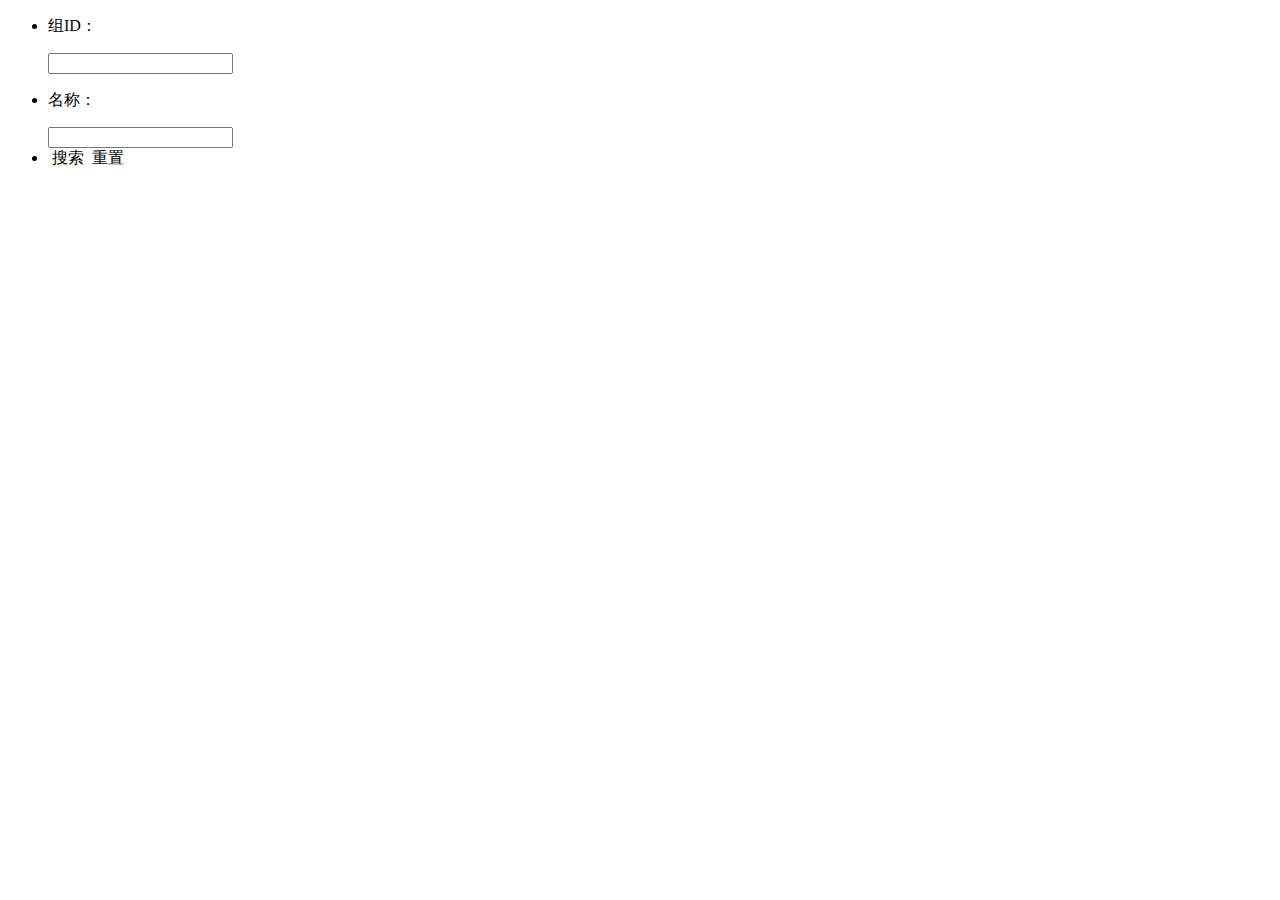
<file: ruoyi-activiti/src/main/resources/templates/group/group.html>
<!DOCTYPE html>
<html lang="zh" xmlns:th="http://www.thymeleaf.org" xmlns:shiro="http://www.pollix.at/thymeleaf/shiro">
<head>
    <th:block th:include="include :: header('流程用户组列表')" />
</head>
<body class="gray-bg">
     <div class="container-div">
        <div class="row">
            <div class="col-sm-12 search-collapse">
                <form id="formId">
                    <div class="select-list">
                        <ul>
                            <li>
                                <p>组ID：</p>
                                <input type="text" name="id"/>
                            </li>
                            <li>
                                <p>名称：</p>
                                <input type="text" name="name"/>
                            </li>
                            <li>
                                <a class="btn btn-primary btn-rounded btn-sm" onclick="$.table.search()"><i class="fa fa-search"></i>&nbsp;搜索</a>
                                <a class="btn btn-warning btn-rounded btn-sm" onclick="$.form.reset()"><i class="fa fa-refresh"></i>&nbsp;重置</a>
                            </li>
                        </ul>
                    </div>
                </form>
            </div>

            <div class="col-sm-12 select-table table-striped">
                <table id="bootstrap-table"></table>
            </div>
        </div>
    </div>
    <th:block th:include="include :: footer" />
    <script th:inline="javascript">
        var prefix = ctx + "group";

        $(function() {
            var options = {
                url: prefix + "/list",
                exportUrl: prefix + "/export",
                modalName: "流程用户组",
                columns: [{
                    checkbox: true
                },
                {
                    field : 'id',
                    title : '组ID'
                },
                {
                    field : 'name',
                    title : '名称'
                }]
            };
            $.table.init(options);
        });
    </script>
</body>
</html>
</file>
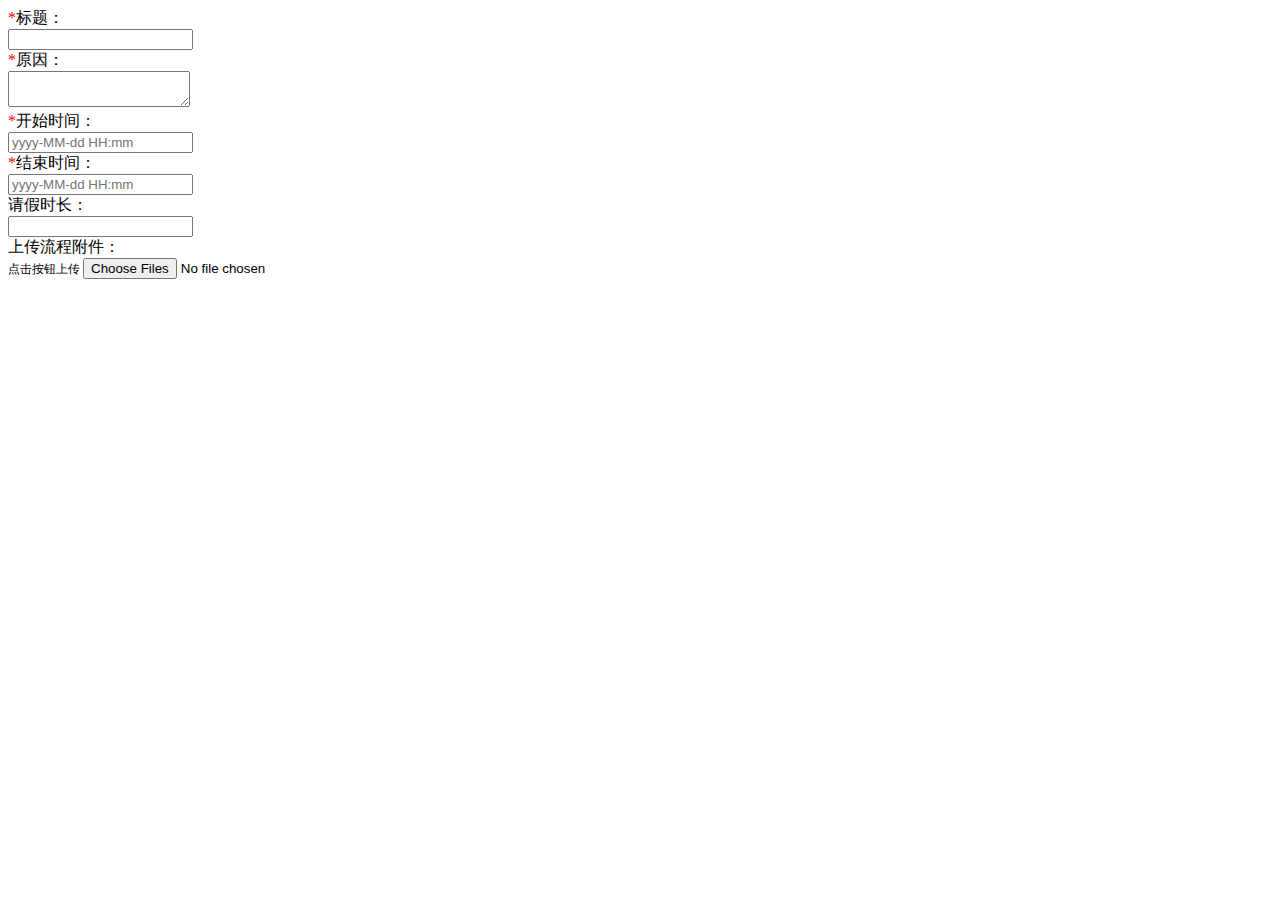
<file: ruoyi-activiti/src/main/resources/templates/leave/add.html>
<!DOCTYPE html>
<html lang="zh" xmlns:th="http://www.thymeleaf.org" >
<head>
    <th:block th:include="include :: header('新增请假申请')" />
    <th:block th:include="include :: datetimepicker-css" />
    <th:block th:include="include :: jasny-bootstrap-css" />
</head>
<body class="white-bg">
    <div class="wrapper wrapper-content animated fadeInRight ibox-content">
        <form class="form-horizontal m" id="form-leave-add">
            <!--<div class="form-group">
                <label class="col-sm-3 control-label">请假类型：</label>
                <div class="col-sm-8">
                    <select name="type" class="form-control m-b" th:with="type=${@dict.getType('biz_leave_type')}">
                        <option th:each="dict : ${type}" th:text="${dict.dictLabel}" th:value="${dict.dictValue}"></option>
                    </select>
                </div>
            </div>-->
            <div class="form-group">
                <label class="col-sm-3 control-label"><span style="color: red; ">*</span>标题：</label>
                <div class="col-sm-8">
                    <input name="title" class="form-control" type="text" required>
                </div>
            </div>
            <div class="form-group">
                <label class="col-sm-3 control-label"><span style="color: red; ">*</span>原因：</label>
                <div class="col-sm-8">
                    <textarea name="reason" class="form-control" required></textarea>
                </div>
            </div>
            <div class="form-group">
                <label class="col-sm-3 control-label"><span style="color: red; ">*</span>开始时间：</label>
                <div class="col-sm-8">
                    <div class="input-group date">
                        <span class="input-group-addon"><i class="fa fa-calendar"></i></span>
                        <input name="startTime" class="form-control calcTotalSecondInput" placeholder="yyyy-MM-dd HH:mm" type="text" required>
                    </div>
                </div>
            </div>
            <div class="form-group">
                <label class="col-sm-3 control-label"><span style="color: red; ">*</span>结束时间：</label>
                <div class="col-sm-8">
                    <div class="input-group date">
                        <span class="input-group-addon"><i class="fa fa-calendar"></i></span>
                        <input name="endTime" class="form-control calcTotalSecondInput" placeholder="yyyy-MM-dd HH:mm" type="text" required>
                    </div>
                </div>
            </div>
            <div class="form-group">
                <label class="col-sm-3 control-label">请假时长：</label>
                <div class="col-sm-8">
                    <input name="totalTime" class="form-control" type="text" style="display: none;">
                    <input name="totalTimeText" class="form-control" type="text" readonly>
                </div>
            </div>

            <div class="form-group">
                <label class="col-sm-3 control-label">上传流程附件：</label>
                <div class="col-sm-8">
                    <div id="leaveUploadAccessoryDiv" class="fileinput fileinput-new" data-provides="fileinput" style="margin-bottom: 0; margin-right: -3px;">

                        <span class="btn btn-success btn-file" style="font-size: 12px;">
                            <span><i class="fa fa-upload"></i>点击按钮上传</span>
                            <input type="file" name="leaveUploadAccessory" multiple>
                            <input name="fileName" class="form-control" type="text" style="display: none;">
                            <input name="filePath" class="form-control" type="text" style="display: none;">
                        </span>
                        <span class="fileinput-filename"></span>
                    <!--    <a href="#" class="close fileinput-exists" data-dismiss="fileinput" style="float: none">&times;</a>-->
                    </div>
                </div>
            </div>


        </form>
    </div>
    <th:block th:include="include :: footer" />
    <th:block th:include="include :: datetimepicker-js" />
    <th:block th:include="include :: jasny-bootstrap-js" />
    <script th:src="@{/js/activiti.js}"></script>
    <script th:inline="javascript">
        var prefix = ctx + "leave"
        $("#form-leave-add").validate({
            focusCleanup: true
        });

        function submitHandler() {
            if ($.validate.form() && validateStartTimeAndEndTime()) {
                $.operate.save(prefix + "/add", $('#form-leave-add').serialize());
            }
        }

        $("input[name='startTime']").datetimepicker({
            autoclose: true,
            startDate: new Date()
        });

        $("input[name='endTime']").datetimepicker({
            autoclose: true,
            startDate: new Date()
        });

        // 监听开始和结束日期填写，动态生成请假时长
        $('.calcTotalSecondInput').change(function () {
            if (!$('input[name="startTime"]').val() || !$('input[name="endTime"]').val()) {
               return;
            }
            if (validateStartTimeAndEndTime()) {
                var totalSecond = calcTotalSecond($('input[name="startTime"]').val(), $('input[name="endTime"]').val());
                $('input[name="totalTime"]').val(totalSecond);
                var dateSub = formatTotalDateSub(totalSecond);
                $('input[name="totalTimeText"]').val(dateSub);
            }
        });

        function validateStartTimeAndEndTime() {
            if ($('input[name="startTime"]').val() >= $('input[name="endTime"]').val()) {
                $.modal.alertWarning("结束时间必须大于开始时间");
                return false;
            }
            return true;
        }


        $('#leaveUploadAccessoryDiv').on('change.bs.fileinput', function (e) {
            // 处理自己的业务
            var formdata = new FormData();
            var file = $('input[type=file]')[0].files[0];

            if (1024 * 1024 < file.size) {
                $.modal.msgError("仅支持上传大小为1M的文件！");
                $('#leaveUploadAccessoryDiv').fileinput('reset');
                return;
            }

            formdata.append("leaveUploadAccessory", file);
            $.ajax({
                url: prefix + '/upload',
                data: formdata,
                type: "post",
                processData: false,
                contentType: false,
                success: function(result) {
                    if (0 !== result.code) {
                        $.modal.msgError(result.msg);
                        $('#leaveUploadAccessoryDiv').fileinput('reset');
                        return;
                    }
                    $('input[name="fileName"]').val(file.name);
                    $('input[name="filePath"]').val(result.msg);
                }
            })
        });

    </script>
</body>
</html>
</file>
<file: ruoyi-activiti/src/main/resources/static/modeler/diagram-viewer/style.css>
body {    background: #fafafa;    color: #708090;    /* font: 300 100.1% "Helvetica Neue", Helvetica, "Arial Unicode MS", Arial, sans-serif; */	font-family: Verdana, sans-serif, Arial;	font-size: 10px;}.wrapper{	height: 100%;	position: relative;	width: 100%;}/*#holder {    height: 480px;    width: 640px;	b_ackground: #F8F8FF;		-moz-border-radius: 10px;	-webkit-border-radius: 10px;	-webkit-box-shadow: 0 1px 3px #666;	background: #DDD url(./images/bg.png);	/* background: #DDD url(./images/checker-bg.png); * /	b_order:0px solid #dedede;}*/div.diagramHolder {	float:left; }div.diagram{	border:1px solid #dedede;	margin: 5px;	padding: 5px;	background: #FFF;}div.diagram.hidden{	display:none;}svg {	background: #DDD url(./images/bg.png);}div.diagram-info {	float:left;	position: relative;	padding: 5px;}/* Breadcrumbs */#diagramBreadCrumbs {	margin-left: 2px;	margin-right: 2px;	margin-top: 10px;}#diagramBreadCrumbs ul {	list-style: none;		background-color: white;	border: 1px solid #DEDEDE;	border-color: #C0C2C5;	margin: 0;		margin-bottom: 10px;	margin-left: 0;		-webkit-padding-start: 0px;	-moz-border-radius: 4px;	-webkit-border-radius: 4px;	border-radius: 4px;}#diagramBreadCrumbs li {	/*text-decoration: underline;*/	display: inline-block;	vertical-align: middle;	padding-left: .75em;	padding-right: 0;	cursor: pointer;}#diagramBreadCrumbs li.selected {	color: #9370DB;	color: #4876FF;	color: #4F94CD;	font-weight: bold;}#diagramBreadCrumbs li span {	background: url(images/breadcrumbs.png) no-repeat 100% 50%;	display: block;	padding: .5em 15px .5em 0;}/* Progress bar */.ui-progressbar { 	height: 25px;	/*height:2em; text-align: left; overflow: hidden; */	background: white;	border: 1px solid #949DAD;	margin: 2px;	overflow: hidden;	padding: 1px;	position: relative;	-moz-border-radius: 4px;	-webkit-border-radius: 4px;	border-radius: 4px;}.ui-progressbar .ui-progressbar-value {	m_argin: -1px;	height:100%;	background: #D4E4FF;		-moz-border-radius: 4px;	-webkit-border-radius: 4px;	border-radius: 4px;}.ui-widget-header a { color: #222222/*{fcHeader}*/; }.ui-progressbar .ui-progressbar-label{	position: absolute;	margin-top: 7px;	border:0px solid red;	width: 100%;	text-align: center;}
</file>
<file: ruoyi-activiti/src/main/resources/static/modeler/editor-app/libs/es5-shim-15.3.4.5/tests/lib/jasmine.css>
body {
  font-family: "Helvetica Neue Light", "Lucida Grande", "Calibri", "Arial", sans-serif;
}


.jasmine_reporter a:visited, .jasmine_reporter a {
  color: #303; 
}

.jasmine_reporter a:hover, .jasmine_reporter a:active {
  color: blue; 
}

.run_spec {
  float:right;
  padding-right: 5px;
  font-size: .8em;
  text-decoration: none;
}

.jasmine_reporter {
  margin: 0 5px;
}

.banner {
  color: #303;
  background-color: #fef;
  padding: 5px;
}

.logo {
  float: left;
  font-size: 1.1em;
  padding-left: 5px;
}

.logo .version {
  font-size: .6em;
  padding-left: 1em;
}

.runner.running {
  background-color: yellow;
}


.options {
  text-align: right;
  font-size: .8em;
}




.suite {
  border: 1px outset gray;
  margin: 5px 0;
  padding-left: 1em;
}

.suite .suite {
  margin: 5px; 
}

.suite.passed {
  background-color: #dfd;
}

.suite.failed {
  background-color: #fdd;
}

.spec {
  margin: 5px;
  padding-left: 1em;
  clear: both;
}

.spec.failed, .spec.passed, .spec.skipped {
  padding-bottom: 5px;
  border: 1px solid gray;
}

.spec.failed {
  background-color: #fbb;
  border-color: red;
}

.spec.passed {
  background-color: #bfb;
  border-color: green;
}

.spec.skipped {
  background-color: #bbb;
}

.messages {
  border-left: 1px dashed gray;
  padding-left: 1em;
  padding-right: 1em;
}

.passed {
  background-color: #cfc;
  display: none;
}

.failed {
  background-color: #fbb;
}

.skipped {
  color: #777;
  background-color: #eee;
  display: none;
}


/*.resultMessage {*/
  /*white-space: pre;*/
/*}*/

.resultMessage span.result {
  display: block;
  line-height: 2em;
  color: black;
}

.resultMessage .mismatch {
  color: black;
}

.stackTrace {
  white-space: pre;
  font-size: .8em;
  margin-left: 10px;
  max-height: 5em;
  overflow: auto;
  border: 1px inset red;
  padding: 1em;
  background: #eef;
}

.finished-at {
  padding-left: 1em;
  font-size: .6em;
}

.show-passed .passed,
.show-skipped .skipped {
  display: block;
}


#jasmine_content {
  position:fixed;
  right: 100%;
}

.runner {
  border: 1px solid gray;
  display: block;
  margin: 5px 0;
  padding: 2px 0 2px 10px;
}
</file>
